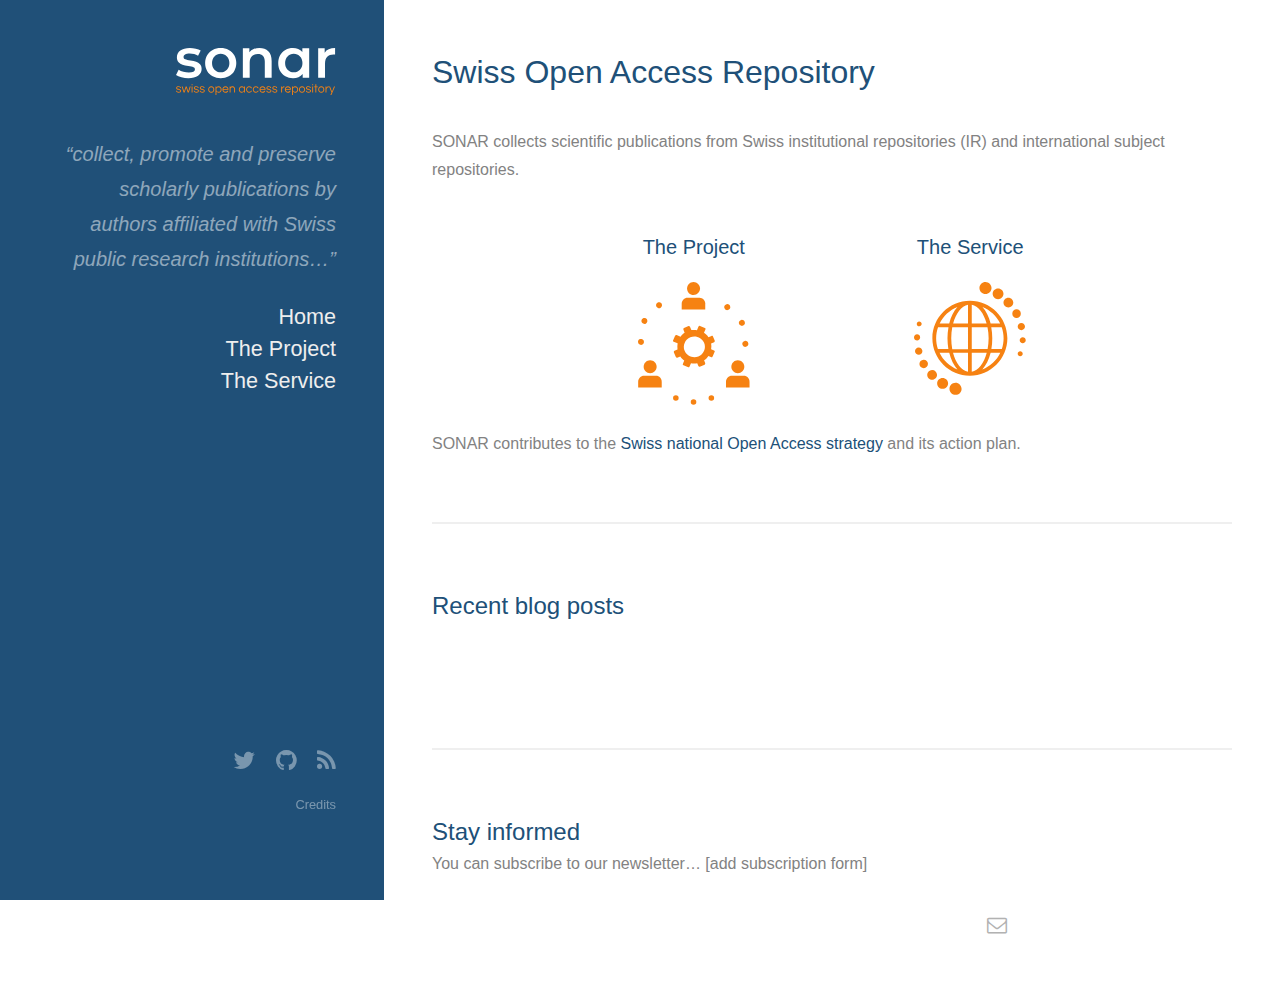
<file: index.html>
<!DOCTYPE HTML>

<!-- 
Strata by HTML5 UP
html5up.net | @n33co
Free for personal and commercial use under the CCA 3.0 license (html5up.net/license)
-->
<html>
	<head>
		<title>SONAR</title>
		<meta charset="utf-8" />
		<meta name="viewport" content="width=device-width, initial-scale=1" />
		<meta name="author" content="SONAR">
		<meta name="description" content="Swiss Open Access Repository">
		<meta http-equiv="content-language" content="en-us" />

		
		<meta name="og:site_name" content="SONAR">
		<meta name="og:title" content="SONAR">
		<meta name="og:url" content="/">
		
		<meta name="og:image" content="/images/sonar_logo_early.white_curves_web.svg">
		
		

		<meta name="generator" content="Hugo 0.51" />

		<!--[if lte IE 8]><script src='/js/ie/html5shiv.js'></script><![endif]-->
		<link rel="stylesheet" type="text/css" href="https://cdnjs.cloudflare.com/ajax/libs/font-awesome/4.7.0/css/font-awesome.min.css">
		<link rel="stylesheet" href="/css/main.css" />
		<!--[if lte IE 8]><link rel="stylesheet" href="//css/ie8.css"><![endif]-->

		
		<link href="/index.xml" rel="alternate" type="application/rss+xml" title="SONAR" />
		<link href="/index.xml" rel="feed" type="application/rss+xml" title="SONAR" />
		
		
	</head>

	<body id="top">
		<!-- Header -->
<header id="header">
	
	<a href="/" class="image avatar"><img src="/images/sonar_logo_early.white_curves_web.svg" alt="" /></a>
	
	
		<h1><em>&ldquo;collect, promote and preserve scholarly publications by authors affiliated with Swiss public research institutions&hellip;&rdquo;</em></h1>
	

	
		<nav id="sidebar">
			<ul>
			
				<li><a href="/">Home</a></li>
			
				<li><a href="/project/">The Project</a></li>
			
				<li><a href="/service/">The Service</a></li>
			
			</ul>
		</nav>
	
</header>


		<!-- Main -->
		<div id="main">
			
	
		<section>
	<header class="major">
		<h2>Swiss Open Access Repository</h2>
	</header>
	<p><p>SONAR collects scientific publications from Swiss institutional repositories (IR) and international subject repositories.</p>

<div class="homepage-promotion">
<a href="/project/">
<div class="homepage-promotion-link">
<h3>The Project</h3>
<img src="/images/noun_teamwork_1071941_modif.svg">
</div>
</a>
<a href="/service/">
<div class="homepage-promotion-link">
<h3>The Service</h3>
<img src="/images/noun_international_1670627_modif.svg">
</div>
</a>
</div>

<p>SONAR contributes to the <a href="https://www.swissuniversities.ch/fr/themes/politique-des-hautes-ecoles/open-access/">Swiss national Open Access strategy</a> and its action plan.</p>
</p>
</section>

	

	

	
		<section>
    
        <h2>Recent blog posts</h2>
    

	<div class="row">
        <br>
        <p>
        <ol class="recent-posts">
        
        </ol>
        </p>
	</div>
</section>

	

	
		
<section>
	
		<h2>Stay informed</h2>
		<p>You can subscribe to our newsletter&hellip; [add subscription form]</p>
	
	<div class="row" id="contact-form">
		
		<div class="8u 12u$(small)">&nbsp;</div>
		
		<div class="4u$ 12u$(small)">
			<ul class="labeled-icons">
				
				
				
				
				<li>
					<h3 class="icon fa-envelope-o"><span class="label"></span></h3>
					<a href="mailto:"></a>
				</li>
				
			</ul>
		</div>
	</div>
</section>

	

		</div>

		<!-- Footer -->
<footer id="footer">
	<ul class="icons">
		
		
		
		<li><a href="//twitter.com/sonardotch" target="_blank" class="icon fa-twitter"><span class="label">Twitter</span></a></li>
		
		
		<li><a href="//github.com/rero/sonar" target="_blank" class="icon fa-github"><span class="label">GitHub</span></a></li>
		
		
		
		
		
		
		
		<li><a href="/index.xml" class="icon fa-rss" type="application/rss+xml"><span class="label">RSS</span></a></li>
		
	</ul>

	<ul class="copyright">
		
		<li></li>
		
		<li></li>
		
		<li><a href="/credits/">Credits</a></li>
		
	</ul>
</footer>

<!-- Scripts -->
<script src="/js/jquery.min.js"></script>
<script src="/js/jquery.poptrox.min.js"></script>
<script src="/js/skel.min.js"></script>
<script src="/js/util.js"></script>

<script src="/js/main.js"></script>





	</body>
</html>
</file>
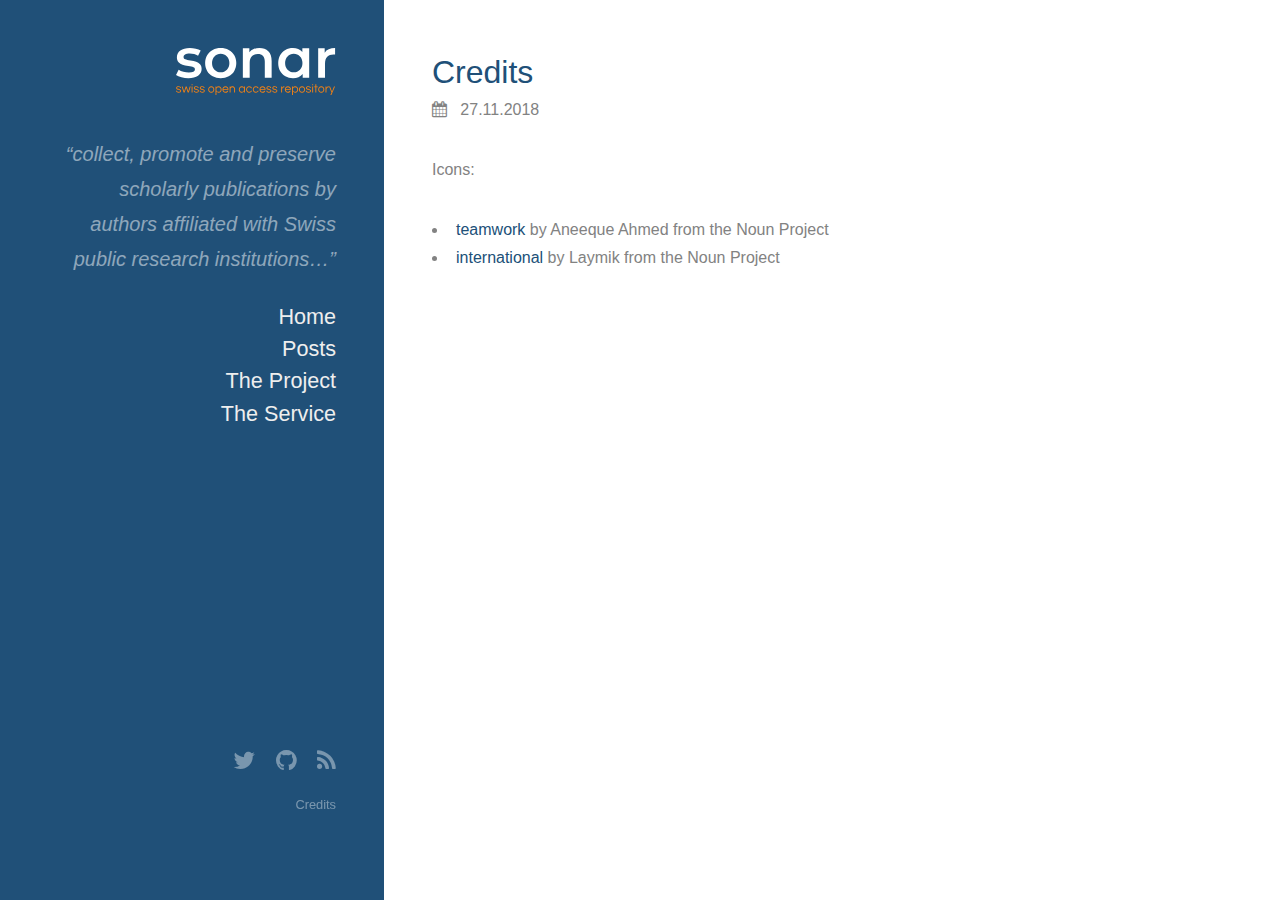
<file: credits/index.html>
<!DOCTYPE HTML>

<!-- 
Strata by HTML5 UP
html5up.net | @n33co
Free for personal and commercial use under the CCA 3.0 license (html5up.net/license)
-->
<html>
	<head>
		<title>Credits &middot; SONAR</title>
		<meta charset="utf-8" />
		<meta name="viewport" content="width=device-width, initial-scale=1" />
		<meta name="author" content="SONAR">
		<meta name="description" content="Swiss Open Access Repository">
		<meta http-equiv="content-language" content="en-us" />

		
		<meta name="og:site_name" content="SONAR">
		<meta name="og:title" content="Credits">
		<meta name="og:url" content="/credits/">
		
		<meta name="og:image" content="/images/sonar_logo_early.white_curves_web.svg">
		
		

		<meta name="generator" content="Hugo 0.51" />

		<!--[if lte IE 8]><script src='/js/ie/html5shiv.js'></script><![endif]-->
		<link rel="stylesheet" type="text/css" href="https://cdnjs.cloudflare.com/ajax/libs/font-awesome/4.7.0/css/font-awesome.min.css">
		<link rel="stylesheet" href="/css/main.css" />
		<!--[if lte IE 8]><link rel="stylesheet" href="//css/ie8.css"><![endif]-->

		
		
	</head>

	<body id="top">
		<!-- Header -->
<header id="header">
	
	<a href="/" class="image avatar"><img src="/images/sonar_logo_early.white_curves_web.svg" alt="" /></a>
	
	
		<h1><em>&ldquo;collect, promote and preserve scholarly publications by authors affiliated with Swiss public research institutions&hellip;&rdquo;</em></h1>
	

	
		<nav id="sidebar">
			<ul>
			
				<li><a href="/">Home</a></li>
			
				<li><a href="/post/">Posts</a></li>
			
				<li><a href="/project/">The Project</a></li>
			
				<li><a href="/service/">The Service</a></li>
			
			</ul>
		</nav>
	
</header>


		<!-- Main -->
		<div id="main">
			
	<span>
		<h1>Credits</h1>

		<i class="fa fa-calendar"></i>&nbsp;&nbsp;
<time datetime="2018-11-27 10:40:53 &#43;0100 CET">27.11.2018</time>&nbsp;&nbsp;







	</span>

	<p>
	    <p>Icons:</p>

<ul>
<li><a href="https://thenounproject.com/icon/1071941/">teamwork</a> by Aneeque Ahmed from the Noun Project</li>
<li><a href="https://thenounproject.com/icon/1670627/">international</a> by Laymik from the Noun Project</li>
</ul>

	</p>

	

		</div>

		<!-- Footer -->
<footer id="footer">
	<ul class="icons">
		
		
		
		<li><a href="//twitter.com/sonardotch" target="_blank" class="icon fa-twitter"><span class="label">Twitter</span></a></li>
		
		
		<li><a href="//github.com/rero/sonar" target="_blank" class="icon fa-github"><span class="label">GitHub</span></a></li>
		
		
		
		
		
		
		
		<li><a href="/index.xml" class="icon fa-rss" type="application/rss+xml"><span class="label">RSS</span></a></li>
		
	</ul>

	<ul class="copyright">
		
		<li></li>
		
		<li></li>
		
		<li><a href="/credits/">Credits</a></li>
		
	</ul>
</footer>

<!-- Scripts -->
<script src="/js/jquery.min.js"></script>
<script src="/js/jquery.poptrox.min.js"></script>
<script src="/js/skel.min.js"></script>
<script src="/js/util.js"></script>

<script src="/js/main.js"></script>





	</body>
</html>
</file>
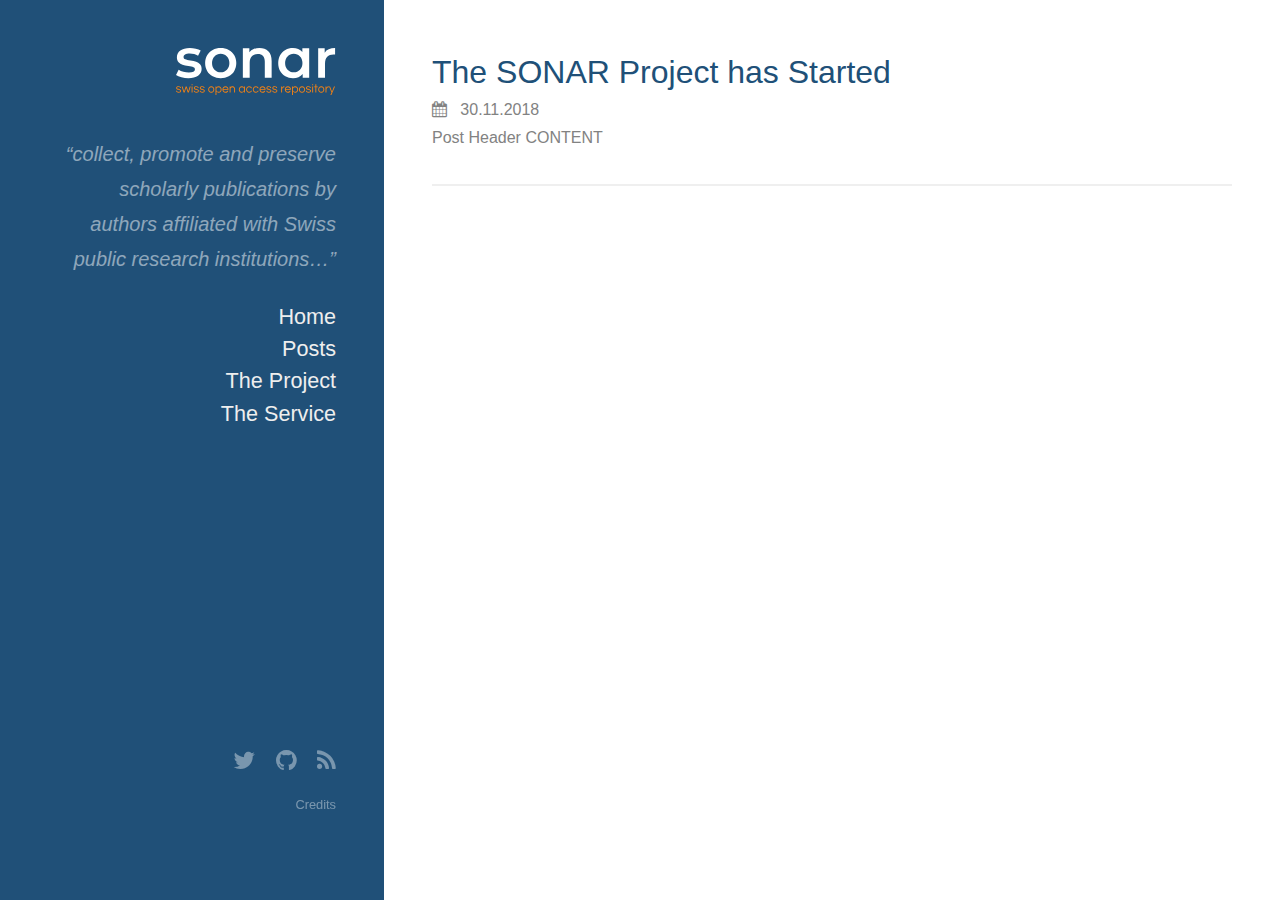
<file: post/index.html>
<!DOCTYPE HTML>

<!-- 
Strata by HTML5 UP
html5up.net | @n33co
Free for personal and commercial use under the CCA 3.0 license (html5up.net/license)
-->
<html>
	<head>
		<title>Posts &middot; SONAR</title>
		<meta charset="utf-8" />
		<meta name="viewport" content="width=device-width, initial-scale=1" />
		<meta name="author" content="SONAR">
		<meta name="description" content="Swiss Open Access Repository">
		<meta http-equiv="content-language" content="en-us" />

		
		<meta name="og:site_name" content="SONAR">
		<meta name="og:title" content="Posts">
		<meta name="og:url" content="/post/">
		
		<meta name="og:image" content="/images/sonar_logo_early.white_curves_web.svg">
		
		

		<meta name="generator" content="Hugo 0.51" />

		<!--[if lte IE 8]><script src='/js/ie/html5shiv.js'></script><![endif]-->
		<link rel="stylesheet" type="text/css" href="https://cdnjs.cloudflare.com/ajax/libs/font-awesome/4.7.0/css/font-awesome.min.css">
		<link rel="stylesheet" href="/css/main.css" />
		<!--[if lte IE 8]><link rel="stylesheet" href="//css/ie8.css"><![endif]-->

		
		<link href="/post/index.xml" rel="alternate" type="application/rss+xml" title="SONAR" />
		<link href="/post/index.xml" rel="feed" type="application/rss+xml" title="SONAR" />
		
		
	</head>

	<body id="top">
		<!-- Header -->
<header id="header">
	
	<a href="/" class="image avatar"><img src="/images/sonar_logo_early.white_curves_web.svg" alt="" /></a>
	
	
		<h1><em>&ldquo;collect, promote and preserve scholarly publications by authors affiliated with Swiss public research institutions&hellip;&rdquo;</em></h1>
	

	
		<nav id="sidebar">
			<ul>
			
				<li><a href="/">Home</a></li>
			
				<li><a href="/post/">Posts</a></li>
			
				<li><a href="/project/">The Project</a></li>
			
				<li><a href="/service/">The Service</a></li>
			
			</ul>
		</nav>
	
</header>


		<!-- Main -->
		<div id="main">
			
    

    
    
        <span>
    <h1>
        <a href="/post/the-sonar-project-has-started/">The SONAR Project has Started</a>
    </h1>

    <i class="fa fa-calendar"></i>&nbsp;&nbsp;
<time datetime="2018-11-30 13:30:54 &#43;0100 CET">30.11.2018</time>&nbsp;&nbsp;






   
   


</span>

<p>Post Header CONTENT</p>
<hr>

    

    


		</div>

		<!-- Footer -->
<footer id="footer">
	<ul class="icons">
		
		
		
		<li><a href="//twitter.com/sonardotch" target="_blank" class="icon fa-twitter"><span class="label">Twitter</span></a></li>
		
		
		<li><a href="//github.com/rero/sonar" target="_blank" class="icon fa-github"><span class="label">GitHub</span></a></li>
		
		
		
		
		
		
		
		<li><a href="/post/index.xml" class="icon fa-rss" type="application/rss+xml"><span class="label">RSS</span></a></li>
		
	</ul>

	<ul class="copyright">
		
		<li></li>
		
		<li></li>
		
		<li><a href="/credits/">Credits</a></li>
		
	</ul>
</footer>

<!-- Scripts -->
<script src="/js/jquery.min.js"></script>
<script src="/js/jquery.poptrox.min.js"></script>
<script src="/js/skel.min.js"></script>
<script src="/js/util.js"></script>

<script src="/js/main.js"></script>





	</body>
</html>
</file>
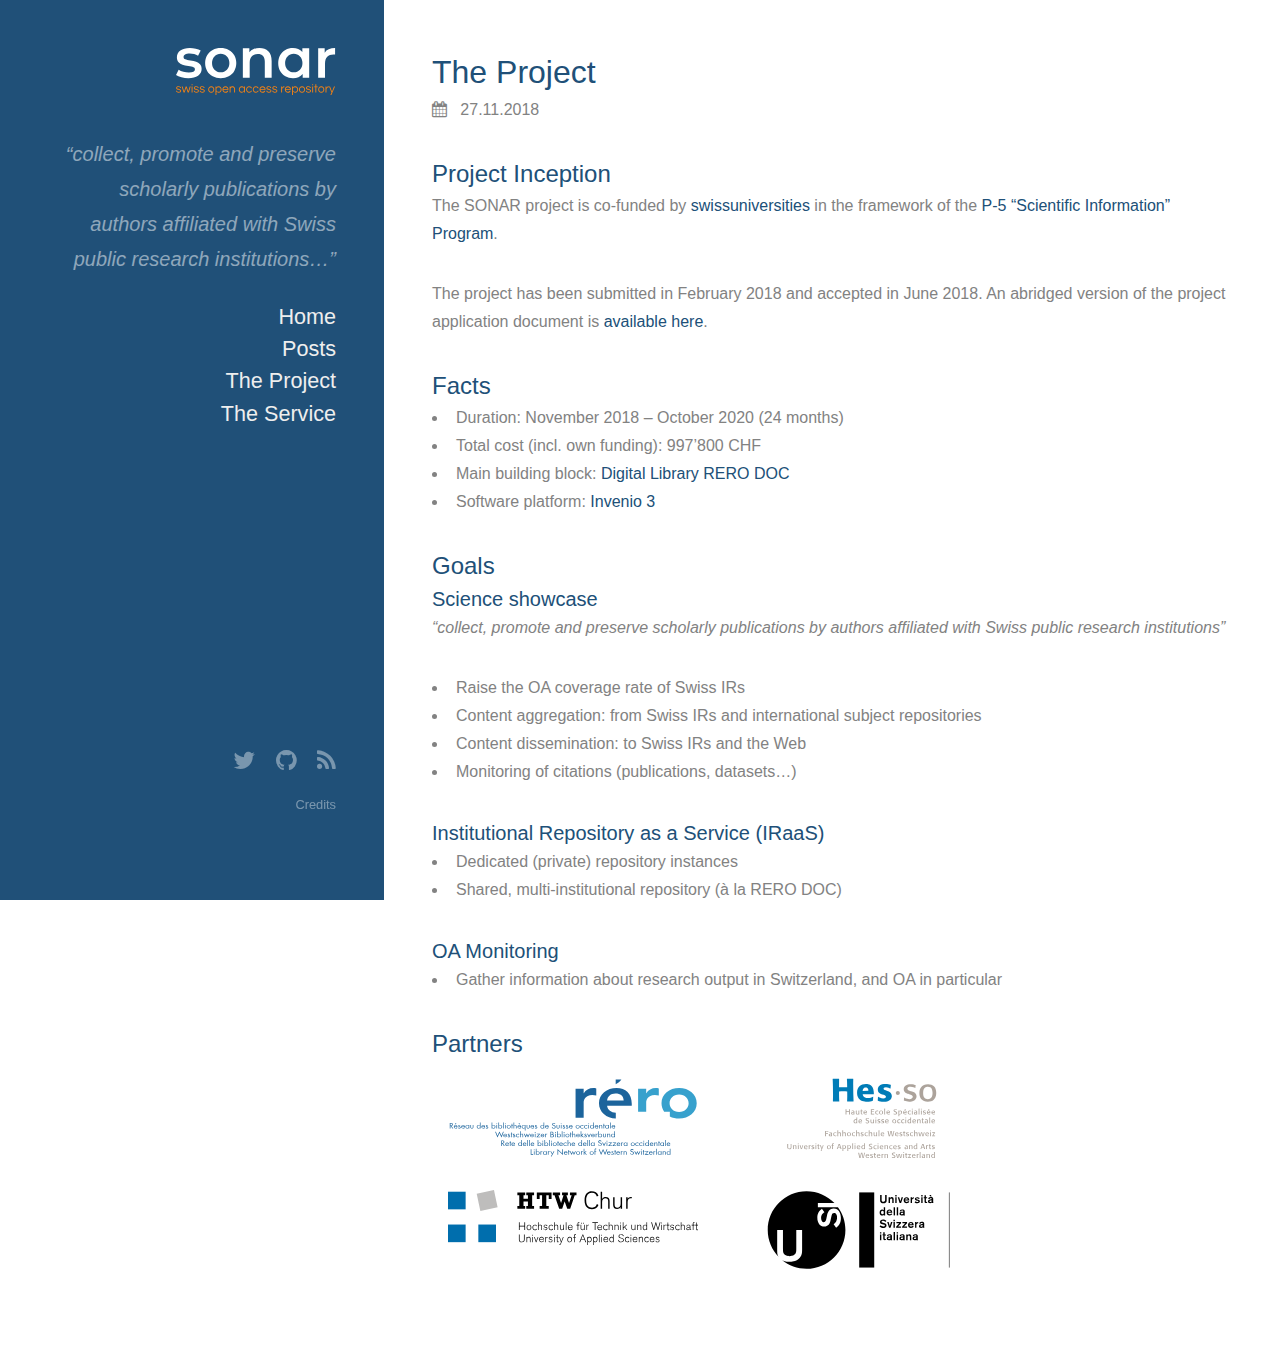
<file: project/index.html>
<!DOCTYPE HTML>

<!-- 
Strata by HTML5 UP
html5up.net | @n33co
Free for personal and commercial use under the CCA 3.0 license (html5up.net/license)
-->
<html>
	<head>
		<title>The Project &middot; SONAR</title>
		<meta charset="utf-8" />
		<meta name="viewport" content="width=device-width, initial-scale=1" />
		<meta name="author" content="SONAR">
		<meta name="description" content="Swiss Open Access Repository">
		<meta http-equiv="content-language" content="en-us" />

		
		<meta name="og:site_name" content="SONAR">
		<meta name="og:title" content="The Project">
		<meta name="og:url" content="/project/">
		
		<meta name="og:image" content="/images/sonar_logo_early.white_curves_web.svg">
		
		

		<meta name="generator" content="Hugo 0.51" />

		<!--[if lte IE 8]><script src='/js/ie/html5shiv.js'></script><![endif]-->
		<link rel="stylesheet" type="text/css" href="https://cdnjs.cloudflare.com/ajax/libs/font-awesome/4.7.0/css/font-awesome.min.css">
		<link rel="stylesheet" href="/css/main.css" />
		<!--[if lte IE 8]><link rel="stylesheet" href="//css/ie8.css"><![endif]-->

		
		
	</head>

	<body id="top">
		<!-- Header -->
<header id="header">
	
	<a href="/" class="image avatar"><img src="/images/sonar_logo_early.white_curves_web.svg" alt="" /></a>
	
	
		<h1><em>&ldquo;collect, promote and preserve scholarly publications by authors affiliated with Swiss public research institutions&hellip;&rdquo;</em></h1>
	

	
		<nav id="sidebar">
			<ul>
			
				<li><a href="/">Home</a></li>
			
				<li><a href="/post/">Posts</a></li>
			
				<li><a href="/project/">The Project</a></li>
			
				<li><a href="/service/">The Service</a></li>
			
			</ul>
		</nav>
	
</header>


		<!-- Main -->
		<div id="main">
			
	<span>
		<h1>The Project</h1>

		<i class="fa fa-calendar"></i>&nbsp;&nbsp;
<time datetime="2018-11-27 10:40:53 &#43;0100 CET">27.11.2018</time>&nbsp;&nbsp;







	</span>

	<p>
	    

<h2 id="project-inception">Project Inception</h2>

<p>The SONAR project is co-funded by <a href="https://www.swissuniversities.ch">swissuniversities</a> in the framework of the <a href="https://www.swissuniversities.ch/en/organisation/projects-and-programmes/p-5/">P-5 &ldquo;Scientific Information&rdquo; Program</a>.</p>

<p>The project has been submitted in February 2018 and accepted in June 2018. An abridged version of the project application document is <a href="/documents/SONAR_project_application_20180218_short.pdf">available here</a>.</p>

<h2 id="facts">Facts</h2>

<ul>
<li>Duration: November 2018 – October 2020 (24 months)</li>
<li>Total cost (incl. own funding): 997&rsquo;800 CHF</li>
<li>Main building block: <a href="https://doc.rero.ch/">Digital Library RERO DOC</a></li>
<li>Software platform: <a href="https://invenio-software.org">Invenio 3</a></li>
</ul>

<h2 id="goals">Goals</h2>

<h3 id="science-showcase">Science showcase</h3>

<p><em>“collect, promote and preserve scholarly publications by authors affiliated with Swiss public research institutions”</em></p>

<ul>
<li>Raise the OA coverage rate of Swiss IRs</li>
<li>Content aggregation: from Swiss IRs and international subject repositories</li>
<li>Content dissemination: to Swiss IRs and the Web</li>
<li>Monitoring of citations (publications, datasets&hellip;)</li>
</ul>

<h3 id="institutional-repository-as-a-service-iraas">Institutional Repository as a Service (IRaaS)</h3>

<ul>
<li>Dedicated (private) repository instances</li>
<li>Shared, multi-institutional repository (à la RERO DOC)</li>
</ul>

<h3 id="oa-monitoring">OA Monitoring</h3>

<ul>
<li>Gather information about research output in Switzerland, and OA in particular</li>
</ul>

<h2 id="partners">Partners</h2>

<div class="project-partners">
<a href="https://www.rero.ch/"><img src="/images/partners/logo_rero.svg"></a>
<a href="https://www.hes-so.ch/"><img src="/images/partners/logo-hes-so-couleur-quadri-1133.svg"></a>
<a href="https://www.htwchur.ch/"><img src="/images/partners/HTW_Chur_Logo.svg"></a>
<a href="https://usi.ch/"><img src="/images/partners/press-logo-statico-usi-orizzontale-web.svg"></a>
</div>

	</p>

	

		</div>

		<!-- Footer -->
<footer id="footer">
	<ul class="icons">
		
		
		
		<li><a href="//twitter.com/sonardotch" target="_blank" class="icon fa-twitter"><span class="label">Twitter</span></a></li>
		
		
		<li><a href="//github.com/rero/sonar" target="_blank" class="icon fa-github"><span class="label">GitHub</span></a></li>
		
		
		
		
		
		
		
		<li><a href="/index.xml" class="icon fa-rss" type="application/rss+xml"><span class="label">RSS</span></a></li>
		
	</ul>

	<ul class="copyright">
		
		<li></li>
		
		<li></li>
		
		<li><a href="/credits/">Credits</a></li>
		
	</ul>
</footer>

<!-- Scripts -->
<script src="/js/jquery.min.js"></script>
<script src="/js/jquery.poptrox.min.js"></script>
<script src="/js/skel.min.js"></script>
<script src="/js/util.js"></script>

<script src="/js/main.js"></script>





	</body>
</html>
</file>
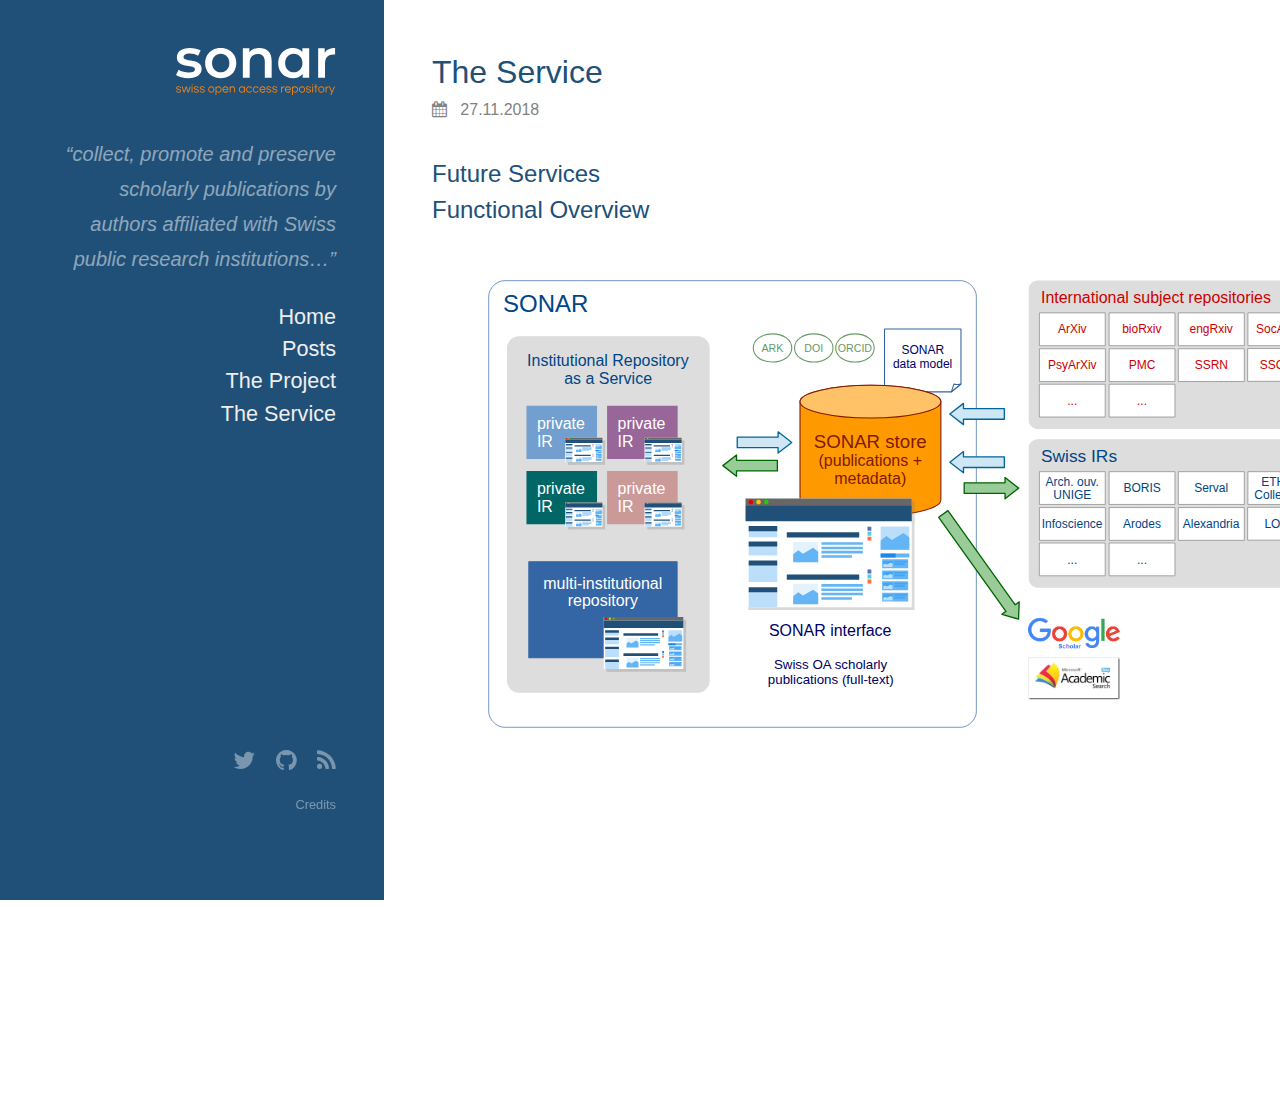
<file: service/index.html>
<!DOCTYPE HTML>

<!-- 
Strata by HTML5 UP
html5up.net | @n33co
Free for personal and commercial use under the CCA 3.0 license (html5up.net/license)
-->
<html>
	<head>
		<title>The Service &middot; SONAR</title>
		<meta charset="utf-8" />
		<meta name="viewport" content="width=device-width, initial-scale=1" />
		<meta name="author" content="SONAR">
		<meta name="description" content="Swiss Open Access Repository">
		<meta http-equiv="content-language" content="en-us" />

		
		<meta name="og:site_name" content="SONAR">
		<meta name="og:title" content="The Service">
		<meta name="og:url" content="/service/">
		
		<meta name="og:image" content="/images/sonar_logo_early.white_curves_web.svg">
		
		

		<meta name="generator" content="Hugo 0.51" />

		<!--[if lte IE 8]><script src='/js/ie/html5shiv.js'></script><![endif]-->
		<link rel="stylesheet" type="text/css" href="https://cdnjs.cloudflare.com/ajax/libs/font-awesome/4.7.0/css/font-awesome.min.css">
		<link rel="stylesheet" href="/css/main.css" />
		<!--[if lte IE 8]><link rel="stylesheet" href="//css/ie8.css"><![endif]-->

		
		
	</head>

	<body id="top">
		<!-- Header -->
<header id="header">
	
	<a href="/" class="image avatar"><img src="/images/sonar_logo_early.white_curves_web.svg" alt="" /></a>
	
	
		<h1><em>&ldquo;collect, promote and preserve scholarly publications by authors affiliated with Swiss public research institutions&hellip;&rdquo;</em></h1>
	

	
		<nav id="sidebar">
			<ul>
			
				<li><a href="/">Home</a></li>
			
				<li><a href="/post/">Posts</a></li>
			
				<li><a href="/project/">The Project</a></li>
			
				<li><a href="/service/">The Service</a></li>
			
			</ul>
		</nav>
	
</header>


		<!-- Main -->
		<div id="main">
			
	<span>
		<h1>The Service</h1>

		<i class="fa fa-calendar"></i>&nbsp;&nbsp;
<time datetime="2018-11-27 10:40:53 &#43;0100 CET">27.11.2018</time>&nbsp;&nbsp;







	</span>

	<p>
	    

<h2 id="future-services">Future Services</h2>

<h2 id="functional-overview">Functional Overview</h2>

<p><img src="/documents/sonar-schema_20181022.svg" alt="SONAR schema" /></p>

	</p>

	

		</div>

		<!-- Footer -->
<footer id="footer">
	<ul class="icons">
		
		
		
		<li><a href="//twitter.com/sonardotch" target="_blank" class="icon fa-twitter"><span class="label">Twitter</span></a></li>
		
		
		<li><a href="//github.com/rero/sonar" target="_blank" class="icon fa-github"><span class="label">GitHub</span></a></li>
		
		
		
		
		
		
		
		<li><a href="/index.xml" class="icon fa-rss" type="application/rss+xml"><span class="label">RSS</span></a></li>
		
	</ul>

	<ul class="copyright">
		
		<li></li>
		
		<li></li>
		
		<li><a href="/credits/">Credits</a></li>
		
	</ul>
</footer>

<!-- Scripts -->
<script src="/js/jquery.min.js"></script>
<script src="/js/jquery.poptrox.min.js"></script>
<script src="/js/skel.min.js"></script>
<script src="/js/util.js"></script>

<script src="/js/main.js"></script>





	</body>
</html>
</file>
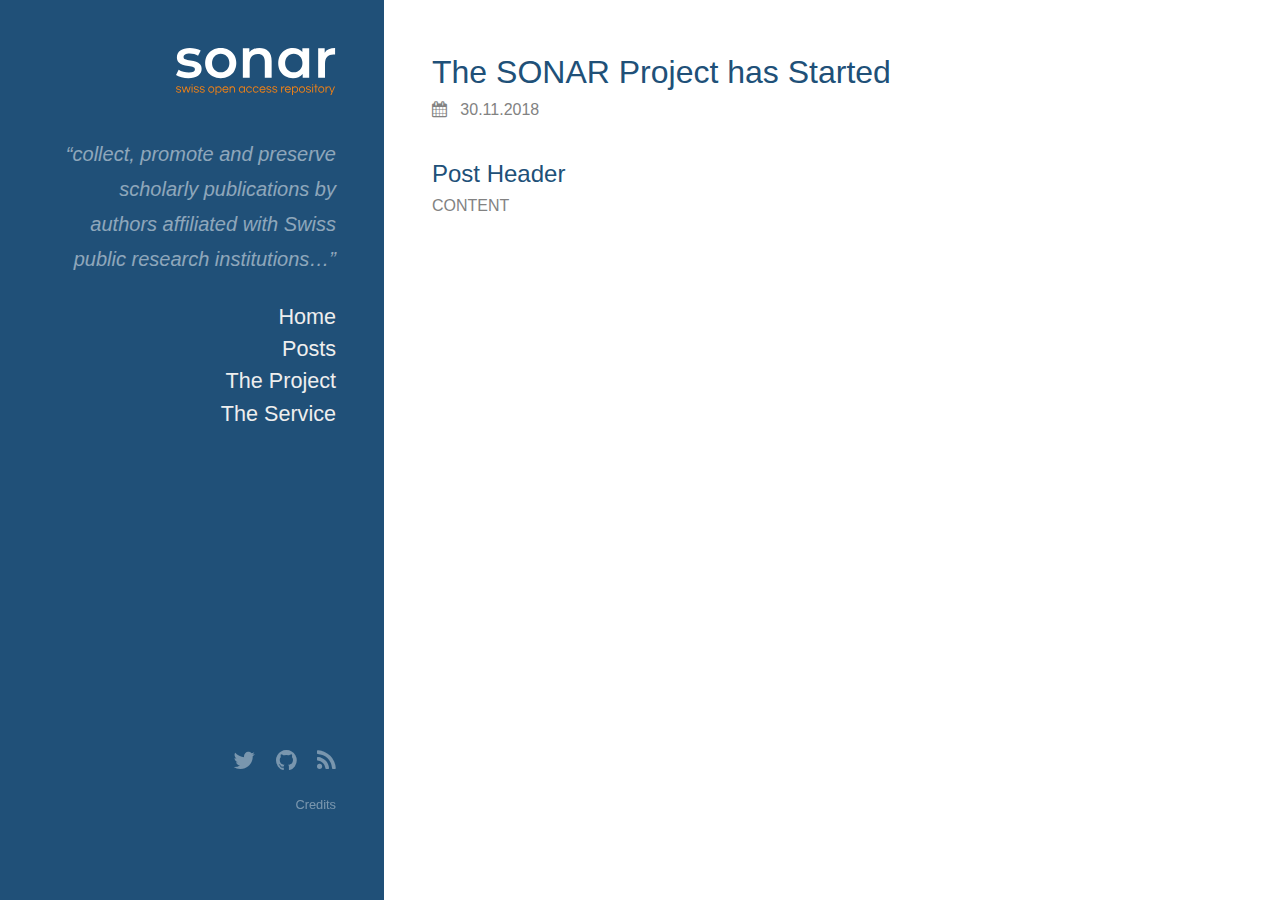
<file: post/the-sonar-project-has-started/index.html>
<!DOCTYPE HTML>

<!-- 
Strata by HTML5 UP
html5up.net | @n33co
Free for personal and commercial use under the CCA 3.0 license (html5up.net/license)
-->
<html>
	<head>
		<title>The SONAR Project has Started &middot; SONAR</title>
		<meta charset="utf-8" />
		<meta name="viewport" content="width=device-width, initial-scale=1" />
		<meta name="author" content="SONAR">
		<meta name="description" content="Swiss Open Access Repository">
		<meta http-equiv="content-language" content="en-us" />

		
		<meta name="og:site_name" content="SONAR">
		<meta name="og:title" content="The SONAR Project has Started">
		<meta name="og:url" content="/post/the-sonar-project-has-started/">
		
		<meta name="og:image" content="/images/sonar_logo_early.white_curves_web.svg">
		
		

		<meta name="generator" content="Hugo 0.51" />

		<!--[if lte IE 8]><script src='/js/ie/html5shiv.js'></script><![endif]-->
		<link rel="stylesheet" type="text/css" href="https://cdnjs.cloudflare.com/ajax/libs/font-awesome/4.7.0/css/font-awesome.min.css">
		<link rel="stylesheet" href="/css/main.css" />
		<!--[if lte IE 8]><link rel="stylesheet" href="//css/ie8.css"><![endif]-->

		
		
	</head>

	<body id="top">
		<!-- Header -->
<header id="header">
	
	<a href="/" class="image avatar"><img src="/images/sonar_logo_early.white_curves_web.svg" alt="" /></a>
	
	
		<h1><em>&ldquo;collect, promote and preserve scholarly publications by authors affiliated with Swiss public research institutions&hellip;&rdquo;</em></h1>
	

	
		<nav id="sidebar">
			<ul>
			
				<li><a href="/">Home</a></li>
			
				<li><a href="/post/">Posts</a></li>
			
				<li><a href="/project/">The Project</a></li>
			
				<li><a href="/service/">The Service</a></li>
			
			</ul>
		</nav>
	
</header>


		<!-- Main -->
		<div id="main">
			
	<span>
		<h1>The SONAR Project has Started</h1>

		<i class="fa fa-calendar"></i>&nbsp;&nbsp;
<time datetime="2018-11-30 13:30:54 &#43;0100 CET">30.11.2018</time>&nbsp;&nbsp;






   
   


	</span>

	<p>
	    

<h2 id="post-header">Post Header</h2>

<p>CONTENT</p>

	</p>

	

		</div>

		<!-- Footer -->
<footer id="footer">
	<ul class="icons">
		
		
		
		<li><a href="//twitter.com/sonardotch" target="_blank" class="icon fa-twitter"><span class="label">Twitter</span></a></li>
		
		
		<li><a href="//github.com/rero/sonar" target="_blank" class="icon fa-github"><span class="label">GitHub</span></a></li>
		
		
		
		
		
		
		
		<li><a href="/index.xml" class="icon fa-rss" type="application/rss+xml"><span class="label">RSS</span></a></li>
		
	</ul>

	<ul class="copyright">
		
		<li></li>
		
		<li></li>
		
		<li><a href="/credits/">Credits</a></li>
		
	</ul>
</footer>

<!-- Scripts -->
<script src="/js/jquery.min.js"></script>
<script src="/js/jquery.poptrox.min.js"></script>
<script src="/js/skel.min.js"></script>
<script src="/js/util.js"></script>

<script src="/js/main.js"></script>





	</body>
</html>
</file>
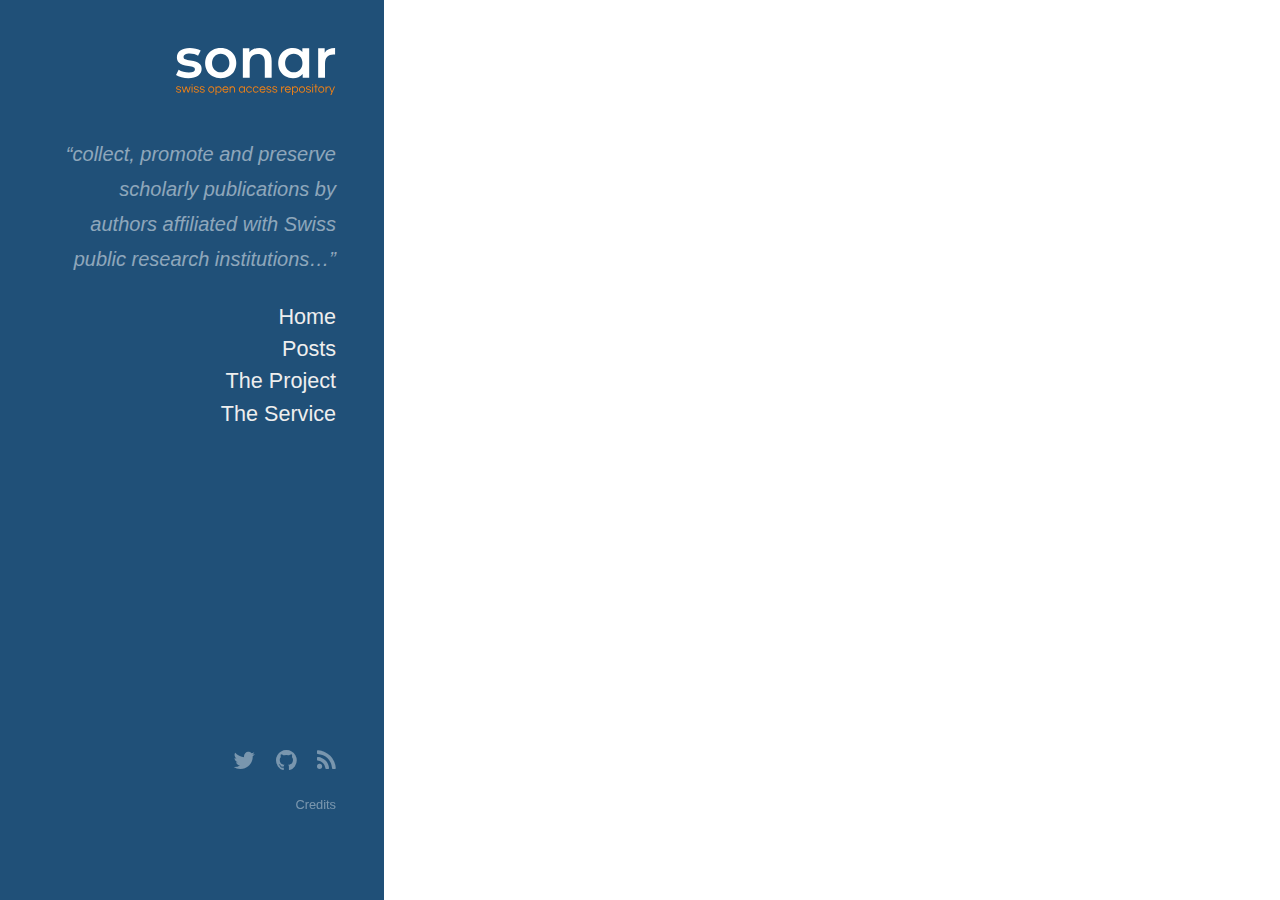
<file: categories/page/1/index.html>
<!DOCTYPE html><html><head><title>/categories/</title><link rel="canonical" href="/categories/"/><meta name="robots" content="noindex"><meta charset="utf-8" /><meta http-equiv="refresh" content="0; url=/categories/" /></head></html>
</file>
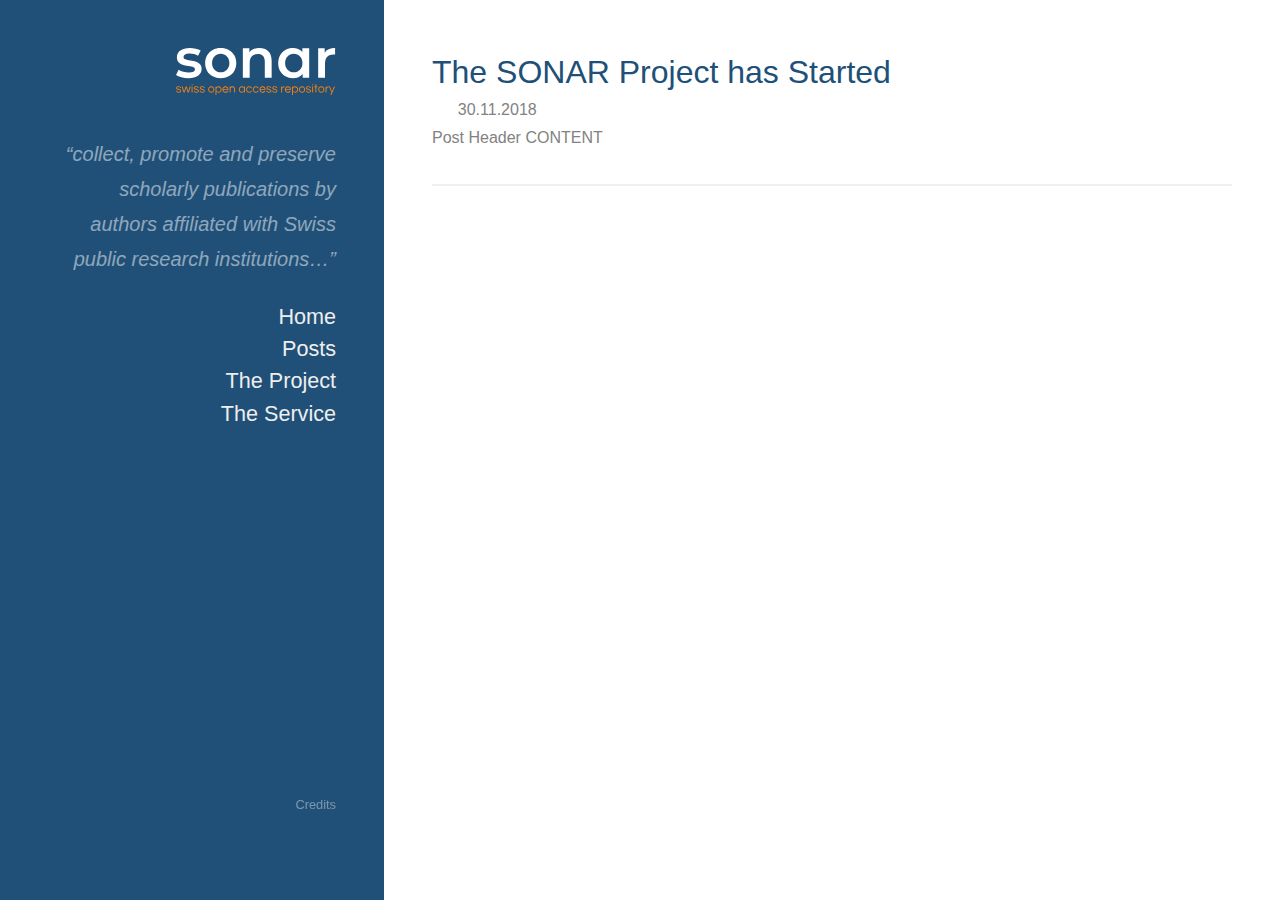
<file: post/page/1/index.html>
<!DOCTYPE html><html><head><title>/post/</title><link rel="canonical" href="/post/"/><meta name="robots" content="noindex"><meta charset="utf-8" /><meta http-equiv="refresh" content="0; url=/post/" /></head></html>
</file>
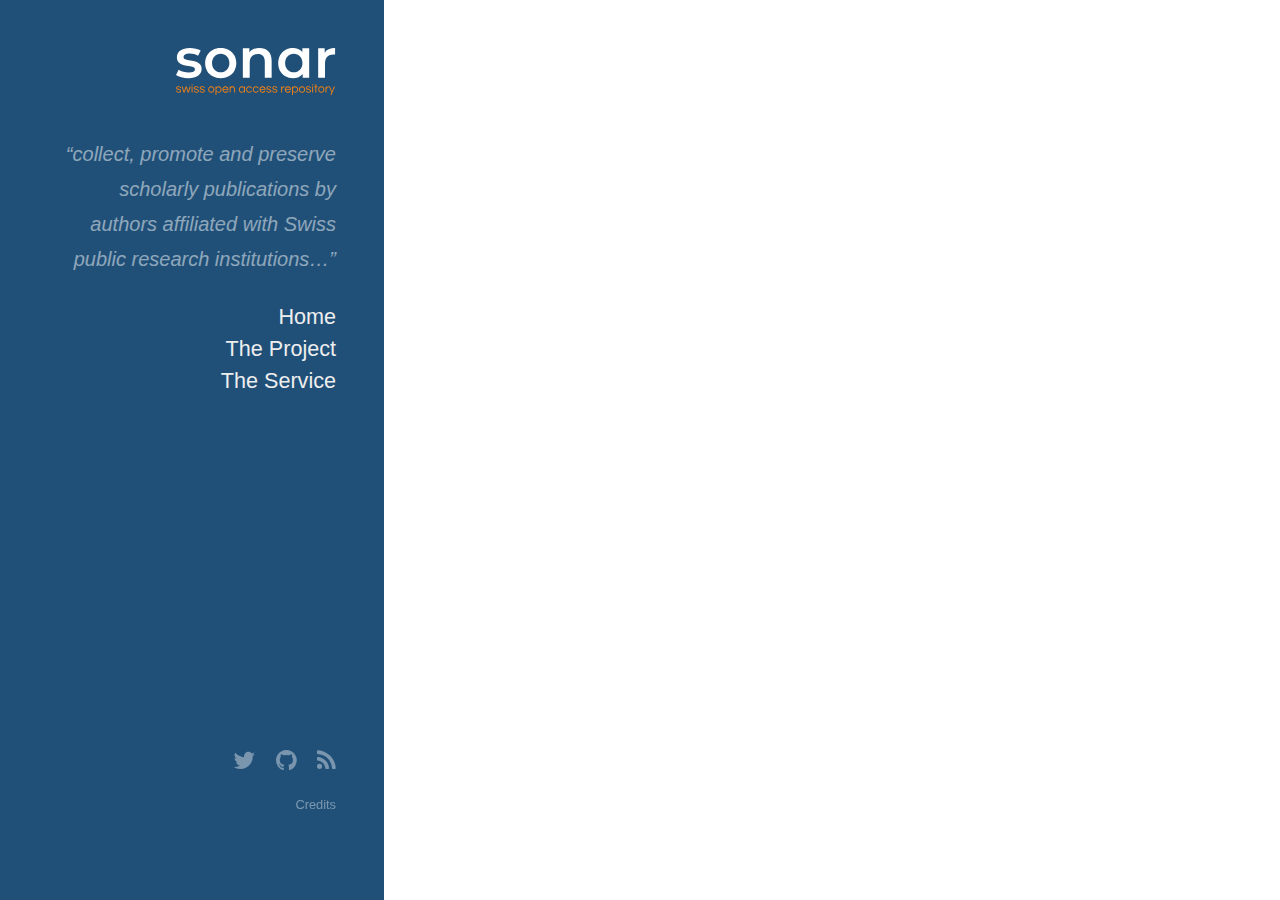
<file: tags/page/1/index.html>
<!DOCTYPE html><html><head><title>/tags/</title><link rel="canonical" href="/tags/"/><meta name="robots" content="noindex"><meta charset="utf-8" /><meta http-equiv="refresh" content="0; url=/tags/" /></head></html>
</file>
<file: css/main.css>
/*@import url("//fonts.googleapis.com/css?family=Source+Sans+Pro:400,400italic");
*/
/*
	Strata by HTML5 UP
	html5up.net | @n33co
	Free for personal and commercial use under the CCA 3.0 license (html5up.net/license)
*/

/* Reset */

	html, body, div, span, applet, object, iframe, h1, h2, h3, h4, h5, h6, p, blockquote, pre, a, abbr, acronym, address, big, cite, code, del, dfn, em, img, ins, kbd, q, s, samp, small, strike, strong, sub, sup, tt, var, b, u, i, center, dl, dt, dd, ol, ul, li, fieldset, form, label, legend, table, caption, tbody, tfoot, thead, tr, th, td, article, aside, canvas, details, embed, figure, figcaption, footer, header, hgroup, menu, nav, output, ruby, section, summary, time, mark, audio, video {
		margin: 0;
		padding: 0;
		border: 0;
		font-size: 100%;
		font: inherit;
		vertical-align: baseline;
	}

	article, aside, details, figcaption, figure, footer, header, hgroup, menu, nav, section {
		display: block;
	}

	body {
		line-height: 1;
	}

	ol, ul {
		list-style: none;
	}

	blockquote, q {
		quotes: none;
	}

	blockquote:before, blockquote:after, q:before, q:after {
		content: '';
		content: none;
	}

	table {
		border-collapse: collapse;
		border-spacing: 0;
	}

	body {
		-webkit-text-size-adjust: none;
	}

/* Box Model */

	*, *:before, *:after {
		-moz-box-sizing: border-box;
		-webkit-box-sizing: border-box;
		box-sizing: border-box;
	}

/* Containers */

	.container {
		margin-left: auto;
		margin-right: auto;
	}

	.container.\31 25\25 {
		width: 100%;
		max-width: 1200px;
		min-width: 960px;
	}

	.container.\37 5\25 {
		width: 720px;
	}

	.container.\35 0\25 {
		width: 480px;
	}

	.container.\32 5\25 {
		width: 240px;
	}

	.container {
		width: 960px;
	}

	@media screen and (max-width: 1800px) {

		.container.\31 25\25 {
			width: 100%;
			max-width: 1200px;
			min-width: 960px;
		}

		.container.\37 5\25 {
			width: 720px;
		}

		.container.\35 0\25 {
			width: 480px;
		}

		.container.\32 5\25 {
			width: 240px;
		}

		.container {
			width: 960px;
		}

	}

	@media screen and (max-width: 1280px) {

		.container.\31 25\25 {
			width: 100%;
			max-width: 1200px;
			min-width: 960px;
		}

		.container.\37 5\25 {
			width: 720px;
		}

		.container.\35 0\25 {
			width: 480px;
		}

		.container.\32 5\25 {
			width: 240px;
		}

		.container {
			width: 960px;
		}

	}

	@media screen and (max-width: 980px) {

		.container.\31 25\25 {
			width: 100%;
			max-width: 1200px;
			min-width: 960px;
		}

		.container.\37 5\25 {
			width: 720px;
		}

		.container.\35 0\25 {
			width: 480px;
		}

		.container.\32 5\25 {
			width: 240px;
		}

		.container {
			width: 960px;
		}

	}

	@media screen and (max-width: 736px) {

		.container.\31 25\25 {
			width: 100%;
			max-width: 1200px;
			min-width: 960px;
		}

		.container.\37 5\25 {
			width: 720px;
		}

		.container.\35 0\25 {
			width: 480px;
		}

		.container.\32 5\25 {
			width: 240px;
		}

		.container {
			width: 960px;
		}

	}

	@media screen and (max-width: 480px) {

		.container.\31 25\25 {
			width: 100%;
			max-width: 1200px;
			min-width: 960px;
		}

		.container.\37 5\25 {
			width: 720px;
		}

		.container.\35 0\25 {
			width: 480px;
		}

		.container.\32 5\25 {
			width: 240px;
		}

		.container {
			width: 960px;
		}

	}

/* Grid */

	.row {
		border-bottom: solid 1px transparent;
		-moz-box-sizing: border-box;
		-webkit-box-sizing: border-box;
		box-sizing: border-box;
	}

	.row > * {
		float: left;
		-moz-box-sizing: border-box;
		-webkit-box-sizing: border-box;
		box-sizing: border-box;
	}

	.row:after, .row:before {
		content: '';
		display: block;
		clear: both;
		height: 0;
	}

	.row.uniform > * > :first-child {
		margin-top: 0;
	}

	.row.uniform > * > :last-child {
		margin-bottom: 0;
	}

	.row.\30 \25 > * {
		padding: 0 0 0 0em;
	}

	.row.\30 \25 {
		margin: 0 0 -1px 0em;
	}

	.row.uniform.\30 \25 > * {
		padding: 0em 0 0 0em;
	}

	.row.uniform.\30 \25 {
		margin: 0em 0 -1px 0em;
	}

	.row > * {
		padding: 0 0 0 2.5em;
	}

	.row {
		margin: 0 0 -1px -2.5em;
	}

	.row.uniform > * {
		padding: 2.5em 0 0 2.5em;
	}

	.row.uniform {
		margin: -2.5em 0 -1px -2.5em;
	}

	.row.\32 00\25 > * {
		padding: 0 0 0 5em;
	}

	.row.\32 00\25 {
		margin: 0 0 -1px -5em;
	}

	.row.uniform.\32 00\25 > * {
		padding: 5em 0 0 5em;
	}

	.row.uniform.\32 00\25 {
		margin: -5em 0 -1px -5em;
	}

	.row.\31 50\25 > * {
		padding: 0 0 0 3.75em;
	}

	.row.\31 50\25 {
		margin: 0 0 -1px -3.75em;
	}

	.row.uniform.\31 50\25 > * {
		padding: 3.75em 0 0 3.75em;
	}

	.row.uniform.\31 50\25 {
		margin: -3.75em 0 -1px -3.75em;
	}

	.row.\35 0\25 > * {
		padding: 0 0 0 1.25em;
	}

	.row.\35 0\25 {
		margin: 0 0 -1px -1.25em;
	}

	.row.uniform.\35 0\25 > * {
		padding: 1.25em 0 0 1.25em;
	}

	.row.uniform.\35 0\25 {
		margin: -1.25em 0 -1px -1.25em;
	}

	.row.\32 5\25 > * {
		padding: 0 0 0 0.625em;
	}

	.row.\32 5\25 {
		margin: 0 0 -1px -0.625em;
	}

	.row.uniform.\32 5\25 > * {
		padding: 0.625em 0 0 0.625em;
	}

	.row.uniform.\32 5\25 {
		margin: -0.625em 0 -1px -0.625em;
	}

	.\31 2u, .\31 2u\24 {
		width: 100%;
		clear: none;
		margin-left: 0;
	}

	.\31 1u, .\31 1u\24 {
		width: 91.6666666667%;
		clear: none;
		margin-left: 0;
	}

	.\31 0u, .\31 0u\24 {
		width: 83.3333333333%;
		clear: none;
		margin-left: 0;
	}

	.\39 u, .\39 u\24 {
		width: 75%;
		clear: none;
		margin-left: 0;
	}

	.\38 u, .\38 u\24 {
		width: 66.6666666667%;
		clear: none;
		margin-left: 0;
	}

	.\37 u, .\37 u\24 {
		width: 58.3333333333%;
		clear: none;
		margin-left: 0;
	}

	.\36 u, .\36 u\24 {
		width: 50%;
		clear: none;
		margin-left: 0;
	}

	.\35 u, .\35 u\24 {
		width: 41.6666666667%;
		clear: none;
		margin-left: 0;
	}

	.\34 u, .\34 u\24 {
		width: 33.3333333333%;
		clear: none;
		margin-left: 0;
	}

	.\33 u, .\33 u\24 {
		width: 25%;
		clear: none;
		margin-left: 0;
	}

	.\32 u, .\32 u\24 {
		width: 16.6666666667%;
		clear: none;
		margin-left: 0;
	}

	.\31 u, .\31 u\24 {
		width: 8.3333333333%;
		clear: none;
		margin-left: 0;
	}

	.\31 2u\24 + *,
	.\31 1u\24 + *,
	.\31 0u\24 + *,
	.\39 u\24 + *,
	.\38 u\24 + *,
	.\37 u\24 + *,
	.\36 u\24 + *,
	.\35 u\24 + *,
	.\34 u\24 + *,
	.\33 u\24 + *,
	.\32 u\24 + *,
	.\31 u\24 + * {
		clear: left;
	}

	.\-11u {
		margin-left: 91.66667%;
	}

	.\-10u {
		margin-left: 83.33333%;
	}

	.\-9u {
		margin-left: 75%;
	}

	.\-8u {
		margin-left: 66.66667%;
	}

	.\-7u {
		margin-left: 58.33333%;
	}

	.\-6u {
		margin-left: 50%;
	}

	.\-5u {
		margin-left: 41.66667%;
	}

	.\-4u {
		margin-left: 33.33333%;
	}

	.\-3u {
		margin-left: 25%;
	}

	.\-2u {
		margin-left: 16.66667%;
	}

	.\-1u {
		margin-left: 8.33333%;
	}

	@media screen and (max-width: 1800px) {

		.row > * {
			padding: 0 0 0 2.5em;
		}

		.row {
			margin: 0 0 -1px -2.5em;
		}

		.row.uniform > * {
			padding: 2.5em 0 0 2.5em;
		}

		.row.uniform {
			margin: -2.5em 0 -1px -2.5em;
		}

		.row.\32 00\25 > * {
			padding: 0 0 0 5em;
		}

		.row.\32 00\25 {
			margin: 0 0 -1px -5em;
		}

		.row.uniform.\32 00\25 > * {
			padding: 5em 0 0 5em;
		}

		.row.uniform.\32 00\25 {
			margin: -5em 0 -1px -5em;
		}

		.row.\31 50\25 > * {
			padding: 0 0 0 3.75em;
		}

		.row.\31 50\25 {
			margin: 0 0 -1px -3.75em;
		}

		.row.uniform.\31 50\25 > * {
			padding: 3.75em 0 0 3.75em;
		}

		.row.uniform.\31 50\25 {
			margin: -3.75em 0 -1px -3.75em;
		}

		.row.\35 0\25 > * {
			padding: 0 0 0 1.25em;
		}

		.row.\35 0\25 {
			margin: 0 0 -1px -1.25em;
		}

		.row.uniform.\35 0\25 > * {
			padding: 1.25em 0 0 1.25em;
		}

		.row.uniform.\35 0\25 {
			margin: -1.25em 0 -1px -1.25em;
		}

		.row.\32 5\25 > * {
			padding: 0 0 0 0.625em;
		}

		.row.\32 5\25 {
			margin: 0 0 -1px -0.625em;
		}

		.row.uniform.\32 5\25 > * {
			padding: 0.625em 0 0 0.625em;
		}

		.row.uniform.\32 5\25 {
			margin: -0.625em 0 -1px -0.625em;
		}

		.\31 2u\28xlarge\29, .\31 2u\24\28xlarge\29 {
			width: 100%;
			clear: none;
			margin-left: 0;
		}

		.\31 1u\28xlarge\29, .\31 1u\24\28xlarge\29 {
			width: 91.6666666667%;
			clear: none;
			margin-left: 0;
		}

		.\31 0u\28xlarge\29, .\31 0u\24\28xlarge\29 {
			width: 83.3333333333%;
			clear: none;
			margin-left: 0;
		}

		.\39 u\28xlarge\29, .\39 u\24\28xlarge\29 {
			width: 75%;
			clear: none;
			margin-left: 0;
		}

		.\38 u\28xlarge\29, .\38 u\24\28xlarge\29 {
			width: 66.6666666667%;
			clear: none;
			margin-left: 0;
		}

		.\37 u\28xlarge\29, .\37 u\24\28xlarge\29 {
			width: 58.3333333333%;
			clear: none;
			margin-left: 0;
		}

		.\36 u\28xlarge\29, .\36 u\24\28xlarge\29 {
			width: 50%;
			clear: none;
			margin-left: 0;
		}

		.\35 u\28xlarge\29, .\35 u\24\28xlarge\29 {
			width: 41.6666666667%;
			clear: none;
			margin-left: 0;
		}

		.\34 u\28xlarge\29, .\34 u\24\28xlarge\29 {
			width: 33.3333333333%;
			clear: none;
			margin-left: 0;
		}

		.\33 u\28xlarge\29, .\33 u\24\28xlarge\29 {
			width: 25%;
			clear: none;
			margin-left: 0;
		}

		.\32 u\28xlarge\29, .\32 u\24\28xlarge\29 {
			width: 16.6666666667%;
			clear: none;
			margin-left: 0;
		}

		.\31 u\28xlarge\29, .\31 u\24\28xlarge\29 {
			width: 8.3333333333%;
			clear: none;
			margin-left: 0;
		}

		.\31 2u\24\28xlarge\29 + *,
		.\31 1u\24\28xlarge\29 + *,
		.\31 0u\24\28xlarge\29 + *,
		.\39 u\24\28xlarge\29 + *,
		.\38 u\24\28xlarge\29 + *,
		.\37 u\24\28xlarge\29 + *,
		.\36 u\24\28xlarge\29 + *,
		.\35 u\24\28xlarge\29 + *,
		.\34 u\24\28xlarge\29 + *,
		.\33 u\24\28xlarge\29 + *,
		.\32 u\24\28xlarge\29 + *,
		.\31 u\24\28xlarge\29 + * {
			clear: left;
		}

		.\-11u\28xlarge\29 {
			margin-left: 91.66667%;
		}

		.\-10u\28xlarge\29 {
			margin-left: 83.33333%;
		}

		.\-9u\28xlarge\29 {
			margin-left: 75%;
		}

		.\-8u\28xlarge\29 {
			margin-left: 66.66667%;
		}

		.\-7u\28xlarge\29 {
			margin-left: 58.33333%;
		}

		.\-6u\28xlarge\29 {
			margin-left: 50%;
		}

		.\-5u\28xlarge\29 {
			margin-left: 41.66667%;
		}

		.\-4u\28xlarge\29 {
			margin-left: 33.33333%;
		}

		.\-3u\28xlarge\29 {
			margin-left: 25%;
		}

		.\-2u\28xlarge\29 {
			margin-left: 16.66667%;
		}

		.\-1u\28xlarge\29 {
			margin-left: 8.33333%;
		}

	}

	@media screen and (max-width: 1280px) {

		.row > * {
			padding: 0 0 0 2em;
		}

		.row {
			margin: 0 0 -1px -2em;
		}

		.row.uniform > * {
			padding: 2em 0 0 2em;
		}

		.row.uniform {
			margin: -2em 0 -1px -2em;
		}

		.row.\32 00\25 > * {
			padding: 0 0 0 4em;
		}

		.row.\32 00\25 {
			margin: 0 0 -1px -4em;
		}

		.row.uniform.\32 00\25 > * {
			padding: 4em 0 0 4em;
		}

		.row.uniform.\32 00\25 {
			margin: -4em 0 -1px -4em;
		}

		.row.\31 50\25 > * {
			padding: 0 0 0 3em;
		}

		.row.\31 50\25 {
			margin: 0 0 -1px -3em;
		}

		.row.uniform.\31 50\25 > * {
			padding: 3em 0 0 3em;
		}

		.row.uniform.\31 50\25 {
			margin: -3em 0 -1px -3em;
		}

		.row.\35 0\25 > * {
			padding: 0 0 0 1em;
		}

		.row.\35 0\25 {
			margin: 0 0 -1px -1em;
		}

		.row.uniform.\35 0\25 > * {
			padding: 1em 0 0 1em;
		}

		.row.uniform.\35 0\25 {
			margin: -1em 0 -1px -1em;
		}

		.row.\32 5\25 > * {
			padding: 0 0 0 0.5em;
		}

		.row.\32 5\25 {
			margin: 0 0 -1px -0.5em;
		}

		.row.uniform.\32 5\25 > * {
			padding: 0.5em 0 0 0.5em;
		}

		.row.uniform.\32 5\25 {
			margin: -0.5em 0 -1px -0.5em;
		}

		.\31 2u\28large\29, .\31 2u\24\28large\29 {
			width: 100%;
			clear: none;
			margin-left: 0;
		}

		.\31 1u\28large\29, .\31 1u\24\28large\29 {
			width: 91.6666666667%;
			clear: none;
			margin-left: 0;
		}

		.\31 0u\28large\29, .\31 0u\24\28large\29 {
			width: 83.3333333333%;
			clear: none;
			margin-left: 0;
		}

		.\39 u\28large\29, .\39 u\24\28large\29 {
			width: 75%;
			clear: none;
			margin-left: 0;
		}

		.\38 u\28large\29, .\38 u\24\28large\29 {
			width: 66.6666666667%;
			clear: none;
			margin-left: 0;
		}

		.\37 u\28large\29, .\37 u\24\28large\29 {
			width: 58.3333333333%;
			clear: none;
			margin-left: 0;
		}

		.\36 u\28large\29, .\36 u\24\28large\29 {
			width: 50%;
			clear: none;
			margin-left: 0;
		}

		.\35 u\28large\29, .\35 u\24\28large\29 {
			width: 41.6666666667%;
			clear: none;
			margin-left: 0;
		}

		.\34 u\28large\29, .\34 u\24\28large\29 {
			width: 33.3333333333%;
			clear: none;
			margin-left: 0;
		}

		.\33 u\28large\29, .\33 u\24\28large\29 {
			width: 25%;
			clear: none;
			margin-left: 0;
		}

		.\32 u\28large\29, .\32 u\24\28large\29 {
			width: 16.6666666667%;
			clear: none;
			margin-left: 0;
		}

		.\31 u\28large\29, .\31 u\24\28large\29 {
			width: 8.3333333333%;
			clear: none;
			margin-left: 0;
		}

		.\31 2u\24\28large\29 + *,
		.\31 1u\24\28large\29 + *,
		.\31 0u\24\28large\29 + *,
		.\39 u\24\28large\29 + *,
		.\38 u\24\28large\29 + *,
		.\37 u\24\28large\29 + *,
		.\36 u\24\28large\29 + *,
		.\35 u\24\28large\29 + *,
		.\34 u\24\28large\29 + *,
		.\33 u\24\28large\29 + *,
		.\32 u\24\28large\29 + *,
		.\31 u\24\28large\29 + * {
			clear: left;
		}

		.\-11u\28large\29 {
			margin-left: 91.66667%;
		}

		.\-10u\28large\29 {
			margin-left: 83.33333%;
		}

		.\-9u\28large\29 {
			margin-left: 75%;
		}

		.\-8u\28large\29 {
			margin-left: 66.66667%;
		}

		.\-7u\28large\29 {
			margin-left: 58.33333%;
		}

		.\-6u\28large\29 {
			margin-left: 50%;
		}

		.\-5u\28large\29 {
			margin-left: 41.66667%;
		}

		.\-4u\28large\29 {
			margin-left: 33.33333%;
		}

		.\-3u\28large\29 {
			margin-left: 25%;
		}

		.\-2u\28large\29 {
			margin-left: 16.66667%;
		}

		.\-1u\28large\29 {
			margin-left: 8.33333%;
		}

	}

	@media screen and (max-width: 980px) {

		.row > * {
			padding: 0 0 0 2em;
		}

		.row {
			margin: 0 0 -1px -2em;
		}

		.row.uniform > * {
			padding: 2em 0 0 2em;
		}

		.row.uniform {
			margin: -2em 0 -1px -2em;
		}

		.row.\32 00\25 > * {
			padding: 0 0 0 4em;
		}

		.row.\32 00\25 {
			margin: 0 0 -1px -4em;
		}

		.row.uniform.\32 00\25 > * {
			padding: 4em 0 0 4em;
		}

		.row.uniform.\32 00\25 {
			margin: -4em 0 -1px -4em;
		}

		.row.\31 50\25 > * {
			padding: 0 0 0 3em;
		}

		.row.\31 50\25 {
			margin: 0 0 -1px -3em;
		}

		.row.uniform.\31 50\25 > * {
			padding: 3em 0 0 3em;
		}

		.row.uniform.\31 50\25 {
			margin: -3em 0 -1px -3em;
		}

		.row.\35 0\25 > * {
			padding: 0 0 0 1em;
		}

		.row.\35 0\25 {
			margin: 0 0 -1px -1em;
		}

		.row.uniform.\35 0\25 > * {
			padding: 1em 0 0 1em;
		}

		.row.uniform.\35 0\25 {
			margin: -1em 0 -1px -1em;
		}

		.row.\32 5\25 > * {
			padding: 0 0 0 0.5em;
		}

		.row.\32 5\25 {
			margin: 0 0 -1px -0.5em;
		}

		.row.uniform.\32 5\25 > * {
			padding: 0.5em 0 0 0.5em;
		}

		.row.uniform.\32 5\25 {
			margin: -0.5em 0 -1px -0.5em;
		}

		.\31 2u\28medium\29, .\31 2u\24\28medium\29 {
			width: 100%;
			clear: none;
			margin-left: 0;
		}

		.\31 1u\28medium\29, .\31 1u\24\28medium\29 {
			width: 91.6666666667%;
			clear: none;
			margin-left: 0;
		}

		.\31 0u\28medium\29, .\31 0u\24\28medium\29 {
			width: 83.3333333333%;
			clear: none;
			margin-left: 0;
		}

		.\39 u\28medium\29, .\39 u\24\28medium\29 {
			width: 75%;
			clear: none;
			margin-left: 0;
		}

		.\38 u\28medium\29, .\38 u\24\28medium\29 {
			width: 66.6666666667%;
			clear: none;
			margin-left: 0;
		}

		.\37 u\28medium\29, .\37 u\24\28medium\29 {
			width: 58.3333333333%;
			clear: none;
			margin-left: 0;
		}

		.\36 u\28medium\29, .\36 u\24\28medium\29 {
			width: 50%;
			clear: none;
			margin-left: 0;
		}

		.\35 u\28medium\29, .\35 u\24\28medium\29 {
			width: 41.6666666667%;
			clear: none;
			margin-left: 0;
		}

		.\34 u\28medium\29, .\34 u\24\28medium\29 {
			width: 33.3333333333%;
			clear: none;
			margin-left: 0;
		}

		.\33 u\28medium\29, .\33 u\24\28medium\29 {
			width: 25%;
			clear: none;
			margin-left: 0;
		}

		.\32 u\28medium\29, .\32 u\24\28medium\29 {
			width: 16.6666666667%;
			clear: none;
			margin-left: 0;
		}

		.\31 u\28medium\29, .\31 u\24\28medium\29 {
			width: 8.3333333333%;
			clear: none;
			margin-left: 0;
		}

		.\31 2u\24\28medium\29 + *,
		.\31 1u\24\28medium\29 + *,
		.\31 0u\24\28medium\29 + *,
		.\39 u\24\28medium\29 + *,
		.\38 u\24\28medium\29 + *,
		.\37 u\24\28medium\29 + *,
		.\36 u\24\28medium\29 + *,
		.\35 u\24\28medium\29 + *,
		.\34 u\24\28medium\29 + *,
		.\33 u\24\28medium\29 + *,
		.\32 u\24\28medium\29 + *,
		.\31 u\24\28medium\29 + * {
			clear: left;
		}

		.\-11u\28medium\29 {
			margin-left: 91.66667%;
		}

		.\-10u\28medium\29 {
			margin-left: 83.33333%;
		}

		.\-9u\28medium\29 {
			margin-left: 75%;
		}

		.\-8u\28medium\29 {
			margin-left: 66.66667%;
		}

		.\-7u\28medium\29 {
			margin-left: 58.33333%;
		}

		.\-6u\28medium\29 {
			margin-left: 50%;
		}

		.\-5u\28medium\29 {
			margin-left: 41.66667%;
		}

		.\-4u\28medium\29 {
			margin-left: 33.33333%;
		}

		.\-3u\28medium\29 {
			margin-left: 25%;
		}

		.\-2u\28medium\29 {
			margin-left: 16.66667%;
		}

		.\-1u\28medium\29 {
			margin-left: 8.33333%;
		}

	}

	@media screen and (max-width: 736px) {

		.row > * {
			padding: 0 0 0 1.5em;
		}

		.row {
			margin: 0 0 -1px -1.5em;
		}

		.row.uniform > * {
			padding: 1.5em 0 0 1.5em;
		}

		.row.uniform {
			margin: -1.5em 0 -1px -1.5em;
		}

		.row.\32 00\25 > * {
			padding: 0 0 0 3em;
		}

		.row.\32 00\25 {
			margin: 0 0 -1px -3em;
		}

		.row.uniform.\32 00\25 > * {
			padding: 3em 0 0 3em;
		}

		.row.uniform.\32 00\25 {
			margin: -3em 0 -1px -3em;
		}

		.row.\31 50\25 > * {
			padding: 0 0 0 2.25em;
		}

		.row.\31 50\25 {
			margin: 0 0 -1px -2.25em;
		}

		.row.uniform.\31 50\25 > * {
			padding: 2.25em 0 0 2.25em;
		}

		.row.uniform.\31 50\25 {
			margin: -2.25em 0 -1px -2.25em;
		}

		.row.\35 0\25 > * {
			padding: 0 0 0 0.75em;
		}

		.row.\35 0\25 {
			margin: 0 0 -1px -0.75em;
		}

		.row.uniform.\35 0\25 > * {
			padding: 0.75em 0 0 0.75em;
		}

		.row.uniform.\35 0\25 {
			margin: -0.75em 0 -1px -0.75em;
		}

		.row.\32 5\25 > * {
			padding: 0 0 0 0.375em;
		}

		.row.\32 5\25 {
			margin: 0 0 -1px -0.375em;
		}

		.row.uniform.\32 5\25 > * {
			padding: 0.375em 0 0 0.375em;
		}

		.row.uniform.\32 5\25 {
			margin: -0.375em 0 -1px -0.375em;
		}

		.\31 2u\28small\29, .\31 2u\24\28small\29 {
			width: 100%;
			clear: none;
			margin-left: 0;
		}

		.\31 1u\28small\29, .\31 1u\24\28small\29 {
			width: 91.6666666667%;
			clear: none;
			margin-left: 0;
		}

		.\31 0u\28small\29, .\31 0u\24\28small\29 {
			width: 83.3333333333%;
			clear: none;
			margin-left: 0;
		}

		.\39 u\28small\29, .\39 u\24\28small\29 {
			width: 75%;
			clear: none;
			margin-left: 0;
		}

		.\38 u\28small\29, .\38 u\24\28small\29 {
			width: 66.6666666667%;
			clear: none;
			margin-left: 0;
		}

		.\37 u\28small\29, .\37 u\24\28small\29 {
			width: 58.3333333333%;
			clear: none;
			margin-left: 0;
		}

		.\36 u\28small\29, .\36 u\24\28small\29 {
			width: 50%;
			clear: none;
			margin-left: 0;
		}

		.\35 u\28small\29, .\35 u\24\28small\29 {
			width: 41.6666666667%;
			clear: none;
			margin-left: 0;
		}

		.\34 u\28small\29, .\34 u\24\28small\29 {
			width: 33.3333333333%;
			clear: none;
			margin-left: 0;
		}

		.\33 u\28small\29, .\33 u\24\28small\29 {
			width: 25%;
			clear: none;
			margin-left: 0;
		}

		.\32 u\28small\29, .\32 u\24\28small\29 {
			width: 16.6666666667%;
			clear: none;
			margin-left: 0;
		}

		.\31 u\28small\29, .\31 u\24\28small\29 {
			width: 8.3333333333%;
			clear: none;
			margin-left: 0;
		}

		.\31 2u\24\28small\29 + *,
		.\31 1u\24\28small\29 + *,
		.\31 0u\24\28small\29 + *,
		.\39 u\24\28small\29 + *,
		.\38 u\24\28small\29 + *,
		.\37 u\24\28small\29 + *,
		.\36 u\24\28small\29 + *,
		.\35 u\24\28small\29 + *,
		.\34 u\24\28small\29 + *,
		.\33 u\24\28small\29 + *,
		.\32 u\24\28small\29 + *,
		.\31 u\24\28small\29 + * {
			clear: left;
		}

		.\-11u\28small\29 {
			margin-left: 91.66667%;
		}

		.\-10u\28small\29 {
			margin-left: 83.33333%;
		}

		.\-9u\28small\29 {
			margin-left: 75%;
		}

		.\-8u\28small\29 {
			margin-left: 66.66667%;
		}

		.\-7u\28small\29 {
			margin-left: 58.33333%;
		}

		.\-6u\28small\29 {
			margin-left: 50%;
		}

		.\-5u\28small\29 {
			margin-left: 41.66667%;
		}

		.\-4u\28small\29 {
			margin-left: 33.33333%;
		}

		.\-3u\28small\29 {
			margin-left: 25%;
		}

		.\-2u\28small\29 {
			margin-left: 16.66667%;
		}

		.\-1u\28small\29 {
			margin-left: 8.33333%;
		}

	}

	@media screen and (max-width: 480px) {

		.row > * {
			padding: 0 0 0 1.5em;
		}

		.row {
			margin: 0 0 -1px -1.5em;
		}

		.row.uniform > * {
			padding: 1.5em 0 0 1.5em;
		}

		.row.uniform {
			margin: -1.5em 0 -1px -1.5em;
		}

		.row.\32 00\25 > * {
			padding: 0 0 0 3em;
		}

		.row.\32 00\25 {
			margin: 0 0 -1px -3em;
		}

		.row.uniform.\32 00\25 > * {
			padding: 3em 0 0 3em;
		}

		.row.uniform.\32 00\25 {
			margin: -3em 0 -1px -3em;
		}

		.row.\31 50\25 > * {
			padding: 0 0 0 2.25em;
		}

		.row.\31 50\25 {
			margin: 0 0 -1px -2.25em;
		}

		.row.uniform.\31 50\25 > * {
			padding: 2.25em 0 0 2.25em;
		}

		.row.uniform.\31 50\25 {
			margin: -2.25em 0 -1px -2.25em;
		}

		.row.\35 0\25 > * {
			padding: 0 0 0 0.75em;
		}

		.row.\35 0\25 {
			margin: 0 0 -1px -0.75em;
		}

		.row.uniform.\35 0\25 > * {
			padding: 0.75em 0 0 0.75em;
		}

		.row.uniform.\35 0\25 {
			margin: -0.75em 0 -1px -0.75em;
		}

		.row.\32 5\25 > * {
			padding: 0 0 0 0.375em;
		}

		.row.\32 5\25 {
			margin: 0 0 -1px -0.375em;
		}

		.row.uniform.\32 5\25 > * {
			padding: 0.375em 0 0 0.375em;
		}

		.row.uniform.\32 5\25 {
			margin: -0.375em 0 -1px -0.375em;
		}

		.\31 2u\28xsmall\29, .\31 2u\24\28xsmall\29 {
			width: 100%;
			clear: none;
			margin-left: 0;
		}

		.\31 1u\28xsmall\29, .\31 1u\24\28xsmall\29 {
			width: 91.6666666667%;
			clear: none;
			margin-left: 0;
		}

		.\31 0u\28xsmall\29, .\31 0u\24\28xsmall\29 {
			width: 83.3333333333%;
			clear: none;
			margin-left: 0;
		}

		.\39 u\28xsmall\29, .\39 u\24\28xsmall\29 {
			width: 75%;
			clear: none;
			margin-left: 0;
		}

		.\38 u\28xsmall\29, .\38 u\24\28xsmall\29 {
			width: 66.6666666667%;
			clear: none;
			margin-left: 0;
		}

		.\37 u\28xsmall\29, .\37 u\24\28xsmall\29 {
			width: 58.3333333333%;
			clear: none;
			margin-left: 0;
		}

		.\36 u\28xsmall\29, .\36 u\24\28xsmall\29 {
			width: 50%;
			clear: none;
			margin-left: 0;
		}

		.\35 u\28xsmall\29, .\35 u\24\28xsmall\29 {
			width: 41.6666666667%;
			clear: none;
			margin-left: 0;
		}

		.\34 u\28xsmall\29, .\34 u\24\28xsmall\29 {
			width: 33.3333333333%;
			clear: none;
			margin-left: 0;
		}

		.\33 u\28xsmall\29, .\33 u\24\28xsmall\29 {
			width: 25%;
			clear: none;
			margin-left: 0;
		}

		.\32 u\28xsmall\29, .\32 u\24\28xsmall\29 {
			width: 16.6666666667%;
			clear: none;
			margin-left: 0;
		}

		.\31 u\28xsmall\29, .\31 u\24\28xsmall\29 {
			width: 8.3333333333%;
			clear: none;
			margin-left: 0;
		}

		.\31 2u\24\28xsmall\29 + *,
		.\31 1u\24\28xsmall\29 + *,
		.\31 0u\24\28xsmall\29 + *,
		.\39 u\24\28xsmall\29 + *,
		.\38 u\24\28xsmall\29 + *,
		.\37 u\24\28xsmall\29 + *,
		.\36 u\24\28xsmall\29 + *,
		.\35 u\24\28xsmall\29 + *,
		.\34 u\24\28xsmall\29 + *,
		.\33 u\24\28xsmall\29 + *,
		.\32 u\24\28xsmall\29 + *,
		.\31 u\24\28xsmall\29 + * {
			clear: left;
		}

		.\-11u\28xsmall\29 {
			margin-left: 91.66667%;
		}

		.\-10u\28xsmall\29 {
			margin-left: 83.33333%;
		}

		.\-9u\28xsmall\29 {
			margin-left: 75%;
		}

		.\-8u\28xsmall\29 {
			margin-left: 66.66667%;
		}

		.\-7u\28xsmall\29 {
			margin-left: 58.33333%;
		}

		.\-6u\28xsmall\29 {
			margin-left: 50%;
		}

		.\-5u\28xsmall\29 {
			margin-left: 41.66667%;
		}

		.\-4u\28xsmall\29 {
			margin-left: 33.33333%;
		}

		.\-3u\28xsmall\29 {
			margin-left: 25%;
		}

		.\-2u\28xsmall\29 {
			margin-left: 16.66667%;
		}

		.\-1u\28xsmall\29 {
			margin-left: 8.33333%;
		}

	}

/* Basic */

	body {
		background: #fff;
	}

		body.is-loading *, body.is-loading *:before, body.is-loading *:after {
			-moz-animation: none !important;
			-webkit-animation: none !important;
			-ms-animation: none !important;
			animation: none !important;
			-moz-transition: none !important;
			-webkit-transition: none !important;
			-ms-transition: none !important;
			transition: none !important;
		}

	body, input, select, textarea {
		/*color: #a2a2a2;*/  /*SONAR*/
		color: #828282;  /*SONAR*/
		font-family: Helvetica, sans-serif; /*SONAR*/
		font-size: 16pt;
		font-weight: 400;
		line-height: 1.75em;
	}

	a {
		-moz-transition: color 0.2s ease-in-out, border-color 0.2s ease-in-out;
		-webkit-transition: color 0.2s ease-in-out, border-color 0.2s ease-in-out;
		-ms-transition: color 0.2s ease-in-out, border-color 0.2s ease-in-out;
		transition: color 0.2s ease-in-out, border-color 0.2s ease-in-out;
		/*border-bottom: dotted 1px;*/  /*SONAR*/
		color: #205078; /*SONAR*/
		text-decoration: none;
	}

		a:hover {
			border-bottom-color: transparent;
			/*color: #49bf9d !important;*/  /*SONAR*/
			color: #c75158 !important;  /*SONAR*/
			text-decoration: none;
		}

	strong, b {
		color: #787878;
		font-weight: 400;
	}

	em, i {
		font-style: italic;
	}

	p {
		margin: 0 0 2em 0;
	}

	h1, h2, h3, h4, h5, h6 {
		color: #205078; /*SONAR*/
		font-weight: 400;
		line-height: 1em;
	}

		h1 a, h2 a, h3 a, h4 a, h5 a, h6 a {
			color: inherit;
			text-decoration: none;
		}

	h1 {
		font-size: 2em;
		line-height: 1.5em;
	}

	h2 {
		font-size: 1.5em;
		line-height: 1.5em;
	}

	h3 {
		font-size: 1.25em;
		line-height: 1.5em;
	}

	h4 {
		font-size: 1.1em;
		line-height: 1.5em;
	}

	h5 {
		font-size: 0.9em;
		line-height: 1.5em;
	}

	h6 {
		font-size: 0.7em;
		line-height: 1.5em;
	}

	sub {
		font-size: 0.8em;
		position: relative;
		top: 0.5em;
	}

	sup {
		font-size: 0.8em;
		position: relative;
		top: -0.5em;
	}

	hr {
		border: 0;
		border-bottom: solid 2px #efefef;
		margin: 2em 0;
	}

		hr.major {
			margin: 3em 0;
		}

	blockquote {
		border-left: solid 6px #efefef;
		font-style: italic;
		margin: 0 0 2em 0;
		padding: 0.5em 0 0.5em 1.5em;
	}

	code {
		background: #f7f7f7;
		border-radius: 0.35em;
		border: solid 2px #efefef;
		font-family: "Courier New", monospace;
		font-size: 0.9em;
		margin: 0 0.25em;
		padding: 0.25em 0.65em;
	}

	pre {
		-webkit-overflow-scrolling: touch;
		font-family: "Courier New", monospace;
		font-size: 0.9em;
		margin: 0 0 2em 0;
	}

		pre code {
			display: block;
			line-height: 1.75em;
			padding: 1em 1.5em;
			overflow-x: auto;
		}

	.align-left {
		text-align: left;
	}

	.align-center {
		text-align: center;
	}

	.align-right {
		text-align: right;
	}

/* Section/Article */

	section.special, article.special {
		text-align: center;
	}

	header p {
		color: #b2b2b2;
		position: relative;
		margin: 0 0 1.5em 0;
	}

	header h2 + p {
		font-size: 1.25em;
		margin-top: -1em;
		line-height: 1.5em;
	}

	header h3 + p {
		font-size: 1.1em;
		margin-top: -0.8em;
		line-height: 1.5em;
	}

	header h4 + p,
	header h5 + p,
	header h6 + p {
		font-size: 0.9em;
		margin-top: -0.6em;
		line-height: 1.5em;
	}

	header.major h2 {
		font-size: 2em;
	}

/* Form */

	form {
		margin: 0 0 2em 0;
	}

	label {
		color: #787878;
		display: block;
		font-size: 0.9em;
		font-weight: 400;
		margin: 0 0 1em 0;
	}

	input[type="text"],
	input[type="password"],
	input[type="email"],
	select,
	textarea {
		-moz-appearance: none;
		-webkit-appearance: none;
		-ms-appearance: none;
		appearance: none;
		background: #f7f7f7;
		border-radius: 0.35em;
		border: solid 2px transparent;
		color: inherit;
		display: block;
		outline: 0;
		padding: 0 0.75em;
		text-decoration: none;
		width: 100%;
	}

		input[type="text"]:invalid,
		input[type="password"]:invalid,
		input[type="email"]:invalid,
		select:invalid,
		textarea:invalid {
			box-shadow: none;
		}

		input[type="text"]:focus,
		input[type="password"]:focus,
		input[type="email"]:focus,
		select:focus,
		textarea:focus {
			border-color: #49bf9d;
		}

	.select-wrapper {
		text-decoration: none;
		display: block;
		position: relative;
	}

		.select-wrapper:before {
			-moz-osx-font-smoothing: grayscale;
			-webkit-font-smoothing: antialiased;
			font-family: FontAwesome;
			font-style: normal;
			font-weight: normal;
			text-transform: none !important;
		}

		.select-wrapper:before {
			color: #dfdfdf;
			content: '\f078';
			display: block;
			height: 2.75em;
			line-height: 2.75em;
			pointer-events: none;
			position: absolute;
			right: 0;
			text-align: center;
			top: 0;
			width: 2.75em;
		}

		.select-wrapper select::-ms-expand {
			display: none;
		}

	input[type="text"],
	input[type="password"],
	input[type="email"],
	select {
		height: 2.75em;
	}

	textarea {
		padding: 0.75em;
	}

	input[type="checkbox"],
	input[type="radio"] {
		-moz-appearance: none;
		-webkit-appearance: none;
		-ms-appearance: none;
		appearance: none;
		display: block;
		float: left;
		margin-right: -2em;
		opacity: 0;
		width: 1em;
		z-index: -1;
	}

		input[type="checkbox"] + label,
		input[type="radio"] + label {
			text-decoration: none;
			color: #a2a2a2;
			cursor: pointer;
			display: inline-block;
			font-size: 1em;
			font-weight: 400;
			padding-left: 2.4em;
			padding-right: 0.75em;
			position: relative;
		}

			input[type="checkbox"] + label:before,
			input[type="radio"] + label:before {
				-moz-osx-font-smoothing: grayscale;
				-webkit-font-smoothing: antialiased;
				font-family: FontAwesome;
				font-style: normal;
				font-weight: normal;
				text-transform: none !important;
			}

			input[type="checkbox"] + label:before,
			input[type="radio"] + label:before {
				background: #f7f7f7;
				border-radius: 0.35em;
				border: solid 2px transparent;
				content: '';
				display: inline-block;
				height: 1.65em;
				left: 0;
				line-height: 1.58125em;
				position: absolute;
				text-align: center;
				top: 0;
				width: 1.65em;
			}

		input[type="checkbox"]:checked + label:before,
		input[type="radio"]:checked + label:before {
			background: #787878;
			border-color: #787878;
			color: #fff;
			content: '\f00c';
		}

		input[type="checkbox"]:focus + label:before,
		input[type="radio"]:focus + label:before {
			border-color: #49bf9d;
		}

	input[type="checkbox"] + label:before {
		border-radius: 0.35em;
	}

	input[type="radio"] + label:before {
		border-radius: 100%;
	}

	::-webkit-input-placeholder {
		color: #b2b2b2 !important;
		opacity: 1.0;
	}

	:-moz-placeholder {
		color: #b2b2b2 !important;
		opacity: 1.0;
	}

	::-moz-placeholder {
		color: #b2b2b2 !important;
		opacity: 1.0;
	}

	:-ms-input-placeholder {
		color: #b2b2b2 !important;
		opacity: 1.0;
	}

	.formerize-placeholder {
		color: #b2b2b2 !important;
		opacity: 1.0;
	}

/* Box */

	.box {
		border-radius: 0.35em;
		border: solid 2px #efefef;
		margin-bottom: 2em;
		padding: 1.5em;
	}

		.box > :last-child,
		.box > :last-child > :last-child,
		.box > :last-child > :last-child > :last-child {
			margin-bottom: 0;
		}

		.box.alt {
			border: 0;
			border-radius: 0;
			padding: 0;
		}

/* Icon */

	.icon {
		text-decoration: none;
		border-bottom: none;
		position: relative;
	}

		.icon:before {
			-moz-osx-font-smoothing: grayscale;
			-webkit-font-smoothing: antialiased;
			font-family: FontAwesome;
			font-style: normal;
			font-weight: normal;
			text-transform: none !important;
		}

		.icon > .label {
			display: none;
		}

/* Image */

	.image {
		/*border-radius: 0.35em;*/ /*SONAR*/
		border: 0;
		display: inline-block;
		position: relative;
	}

		.image:before {
			-moz-transition: opacity 0.2s ease-in-out;
			-webkit-transition: opacity 0.2s ease-in-out;
			-ms-transition: opacity 0.2s ease-in-out;
			transition: opacity 0.2s ease-in-out;
			background: url("images/overlay.png");
			border-radius: 0.35em;
			content: '';
			display: block;
			height: 100%;
			left: 0;
			opacity: 0.5;
			position: absolute;
			top: 0;
			width: 100%;
		}

		.image.thumb {
			text-align: center;
		}

			.image.thumb:after {
				-moz-transition: opacity 0.2s ease-in-out;
				-webkit-transition: opacity 0.2s ease-in-out;
				-ms-transition: opacity 0.2s ease-in-out;
				transition: opacity 0.2s ease-in-out;
				border-radius: 0.35em;
				border: solid 3px rgba(255, 255, 255, 0.5);
				color: #fff;
				content: 'View';
				display: inline-block;
				font-size: 0.8em;
				font-weight: 400;
				left: 50%;
				line-height: 2.25em;
				margin: -1.25em 0 0 -3em;
				opacity: 0;
				padding: 0 1.5em;
				position: absolute;
				text-align: center;
				text-decoration: none;
				top: 50%;
				white-space: nowrap;
			}

			.image.thumb:hover:after {
				opacity: 1.0;
			}

			.image.thumb:hover:before {
				background: url("images/overlay.png"), url("images/overlay.png");
				opacity: 1.0;
			}

		.image img {
			/*border-radius: 0.35em;*/ /*SONAR*/
			display: block;
		}

		.image.left {
			float: left;
			margin: 0 1.5em 1em 0;
			top: 0.25em;
		}

		.image.right {
			float: right;
			margin: 0 0 1em 1.5em;
			top: 0.25em;
		}

		.image.left, .image.right {
			max-width: 40%;
		}

			.image.left img, .image.right img {
				width: 100%;
			}

		.image.fit {
			display: block;
			margin: 0 0 2em 0;
			width: 100%;
		}

			.image.fit img {
				width: 100%;
			}

		.image.avatar {
			/*border-radius: 100%;*/  /*SONAR*/
			text-align: right; /*SONAR*/
		}

			.image.avatar:before {
				display: none;
			}

			.image.avatar img {
				/*border-radius: 100%;*/  /*SONAR*/
				width: 10em;
				margin: 0 0 2em 0;
			}

/* List */

	ol {
		list-style: decimal;
		margin: 0 0 2em 0;
		padding-left: 1.25em;
	}

		ol li {
			padding-left: 0.25em;
		}

	ul {
		list-style: disc;
		margin: 0 0 2em 0;
		padding-left: 1em;
	}

		ul li {
			padding-left: 0.5em;
		}

		ul.alt {
			list-style: none;
			padding-left: 0;
		}

			ul.alt li {
				border-top: solid 2px #efefef;
				padding: 0.5em 0;
			}

				ul.alt li:first-child {
					border-top: 0;
					padding-top: 0;
				}

		ul.icons {
			cursor: default;
			list-style: none;
			padding-left: 0;
		}

			ul.icons li {
				display: inline-block;
				padding: 0 1em 0 0;
			}

				ul.icons li:last-child {
					padding-right: 0;
				}

				ul.icons li .icon:before {
					font-size: 1.5em;
				}

		ul.actions {
			cursor: default;
			list-style: none;
			padding-left: 0;
		}

			ul.actions li {
				display: inline-block;
				padding: 0 1em 0 0;
				vertical-align: middle;
			}

				ul.actions li:last-child {
					padding-right: 0;
				}

			ul.actions.small li {
				padding: 0 0.5em 0 0;
			}

			ul.actions.vertical li {
				display: block;
				padding: 1em 0 0 0;
			}

				ul.actions.vertical li:first-child {
					padding-top: 0;
				}

				ul.actions.vertical li > * {
					margin-bottom: 0;
				}

			ul.actions.vertical.small li {
				padding: 0.5em 0 0 0;
			}

				ul.actions.vertical.small li:first-child {
					padding-top: 0;
				}

			ul.actions.fit {
				display: table;
				margin-left: -1em;
				padding: 0;
				table-layout: fixed;
				width: calc(100% + 1em);
			}

				ul.actions.fit li {
					display: table-cell;
					padding: 0 0 0 1em;
				}

					ul.actions.fit li > * {
						margin-bottom: 0;
					}

				ul.actions.fit.small {
					margin-left: -0.5em;
					width: calc(100% + 0.5em);
				}

					ul.actions.fit.small li {
						padding: 0 0 0 0.5em;
					}

		ul.labeled-icons {
			list-style: none;
			padding: 0;
		}

			ul.labeled-icons li {
				line-height: 1.75em;
				margin: 1.5em 0 0 0;
				padding-left: 2.25em;
				position: relative;
			}

				ul.labeled-icons li:first-child {
					margin-top: 0;
				}

				ul.labeled-icons li a {
					color: inherit;
				}

				ul.labeled-icons li h3 {
					color: #b2b2b2;
					left: 0;
					position: absolute;
					text-align: center;
					top: 0;
					width: 1em;
				}

	dl {
		margin: 0 0 2em 0;
	}

/* Table */

	.table-wrapper {
		-webkit-overflow-scrolling: touch;
		overflow-x: auto;
	}

	table {
		margin: 0 0 2em 0;
		width: 100%;
	}

		table tbody tr {
			border: solid 1px #efefef;
			border-left: 0;
			border-right: 0;
		}

			table tbody tr:nth-child(2n + 1) {
				background-color: #f7f7f7;
			}

		table td {
			padding: 0.75em 0.75em;
		}

		table th {
			color: #787878;
			font-size: 0.9em;
			font-weight: 400;
			padding: 0 0.75em 0.75em 0.75em;
			text-align: left;
		}

		table thead {
			border-bottom: solid 2px #efefef;
		}

		table tfoot {
			border-top: solid 2px #efefef;
		}

		table.alt {
			border-collapse: separate;
		}

			table.alt tbody tr td {
				border: solid 2px #efefef;
				border-left-width: 0;
				border-top-width: 0;
			}

				table.alt tbody tr td:first-child {
					border-left-width: 2px;
				}

			table.alt tbody tr:first-child td {
				border-top-width: 2px;
			}

			table.alt thead {
				border-bottom: 0;
			}

			table.alt tfoot {
				border-top: 0;
			}

/* Button */

	input[type="submit"],
	input[type="reset"],
	input[type="button"],
	.button {
		-moz-appearance: none;
		-webkit-appearance: none;
		-ms-appearance: none;
		appearance: none;
		-moz-transition: background-color 0.2s ease-in-out, color 0.2s ease-in-out, border-color 0.2s ease-in-out;
		-webkit-transition: background-color 0.2s ease-in-out, color 0.2s ease-in-out, border-color 0.2s ease-in-out;
		-ms-transition: background-color 0.2s ease-in-out, color 0.2s ease-in-out, border-color 0.2s ease-in-out;
		transition: background-color 0.2s ease-in-out, color 0.2s ease-in-out, border-color 0.2s ease-in-out;
		background-color: transparent;
		border-radius: 0.35em;
		border: solid 3px #efefef;
		color: #787878 !important;
		cursor: pointer;
		display: inline-block;
		font-weight: 400;
		height: 3.15em;
		height: calc(2.75em + 6px);
		line-height: 2.75em;
		min-width: 10em;
		padding: 0 1.5em;
		text-align: center;
		text-decoration: none;
		white-space: nowrap;
	}

		input[type="submit"]:hover,
		input[type="reset"]:hover,
		input[type="button"]:hover,
		.button:hover {
			border-color: #49bf9d;
			color: #49bf9d !important;
		}

		input[type="submit"]:active,
		input[type="reset"]:active,
		input[type="button"]:active,
		.button:active {
			background-color: rgba(73, 191, 157, 0.1);
			border-color: #49bf9d;
			color: #49bf9d !important;
		}

		input[type="submit"].icon,
		input[type="reset"].icon,
		input[type="button"].icon,
		.button.icon {
			padding-left: 1.35em;
		}

			input[type="submit"].icon:before,
			input[type="reset"].icon:before,
			input[type="button"].icon:before,
			.button.icon:before {
				margin-right: 0.5em;
			}

		input[type="submit"].fit,
		input[type="reset"].fit,
		input[type="button"].fit,
		.button.fit {
			display: block;
			margin: 0 0 1em 0;
			min-width: 0;
			width: 100%;
		}

		input[type="submit"].small,
		input[type="reset"].small,
		input[type="button"].small,
		.button.small {
			font-size: 0.8em;
		}

		input[type="submit"].big,
		input[type="reset"].big,
		input[type="button"].big,
		.button.big {
			font-size: 1.35em;
		}

		input[type="submit"].special,
		input[type="reset"].special,
		input[type="button"].special,
		.button.special {
			background-color: #49bf9d;
			border-color: #49bf9d;
			color: #ffffff !important;
		}

			input[type="submit"].special:hover,
			input[type="reset"].special:hover,
			input[type="button"].special:hover,
			.button.special:hover {
				background-color: #5cc6a7;
				border-color: #5cc6a7;
			}

			input[type="submit"].special:active,
			input[type="reset"].special:active,
			input[type="button"].special:active,
			.button.special:active {
				background-color: #3eb08f;
				border-color: #3eb08f;
			}

		input[type="submit"].disabled, input[type="submit"]:disabled,
		input[type="reset"].disabled,
		input[type="reset"]:disabled,
		input[type="button"].disabled,
		input[type="button"]:disabled,
		.button.disabled,
		.button:disabled {
			background-color: #e7e7e7 !important;
			border-color: #e7e7e7 !important;
			color: #b2b2b2 !important;
			cursor: default;
		}

/* Work Item */

	.work-item {
		margin: 0 0 2em 0;
	}

		.work-item .image {
			margin: 0 0 1.5em 0;
		}

		.work-item h3 {
			font-size: 1em;
			margin: 0 0 0.5em 0;
		}

		.work-item p {
			font-size: 0.8em;
			line-height: 1.5em;
			margin: 0;
		}

/* Header */

	#header {
		/*background-color: #1f1815;
		background-attachment: scroll,								fixed;
		background-image: url("images/overlay.png"), url("../images/bg.jpg");
		background-position: top left,							top left;
		background-repeat: repeat,								no-repeat;
		background-size: auto,								auto 100%;*/ /*SONAR*/
		background-color: #205078; /*SONAR*/
		color: rgba(255, 255, 255, 0.5);
		height: 100%;
		left: 0;
		/*padding: 8em 4em 0 0;*/  /*SONAR*/
		padding: 4em 4em 0 0;  /*SONAR*/
		position: fixed;
		text-align: right;
		top: 0;
		width: 27%; /*SONAR*/
	}

		#header strong, #header b {
			color: #ffffff;
		}

		#header h2, #header h3, #header h4, #header h5, #header h6 {
			color: #ffffff;
		}

		#header h1 {
			color: rgba(255, 255, 255, 0.5);
			/*font-size: 1.35em;*/ /*SONAR*/
			font-size: 1.15em; /*SONAR*/
			line-height: 1.75em;
			margin: 0;
		}

		#header .image.avatar {
			/*margin: 0 0 1em 0;*/ /*SONAR*/
			margin: 0 0 0 0; /*SONAR*/
			/*width: 6.25em;*/  /*SONAR*/
		}

/* Footer */

	#footer {
		bottom: 0;
		left: 0;
		padding: 0 4em 6em 0;
		position: fixed;
		text-align: right;
		width: 27%;  /*SONAR*/
	}

		#footer .icons {
			margin: 1em 0 0 0;
		}

			#footer .icons a {
				color: rgba(255, 255, 255, 0.4);
			}

		#footer .copyright {
			color: rgba(255, 255, 255, 0.4);
			font-size: 0.8em;
			list-style: none;
			margin: 1em 0 0 0;
			padding: 0;
		}

			#footer .copyright li {
				border-left: solid 1px rgba(255, 255, 255, 0.25);
				display: inline-block;
				line-height: 1em;
				margin-left: 0.75em;
				padding-left: 0.75em;
			}

				#footer .copyright li:first-child {
					border-left: 0;
					margin-left: 0;
					padding-left: 0;
				}

				#footer .copyright li a {
					color: inherit;
				}

/* Main */

	#main {
		margin-left: 35%;
		max-width: 54em;
		/*padding: 8em 4em 4em 4em;*/  /*SONAR*/
		padding: 4em 4em 4em 4em;  /*SONAR*/
		width: calc(100% - 35%);
	}

		#main > section {
			border-top: solid 2px #efefef;
			margin: 4em 0 0 0;
			padding: 4em 0 0 0;
		}

			#main > section:first-child {
				border-top: 0;
				margin-top: 0;
				padding-top: 0;
			}

/* Poptrox */

	@-moz-keyframes spin {
		0% {
			-moz-transform: rotate(0deg);
			-webkit-transform: rotate(0deg);
			-ms-transform: rotate(0deg);
			transform: rotate(0deg);
		}

		100% {
			-moz-transform: rotate(360deg);
			-webkit-transform: rotate(360deg);
			-ms-transform: rotate(360deg);
			transform: rotate(360deg);
		}
	}

	@-webkit-keyframes spin {
		0% {
			-moz-transform: rotate(0deg);
			-webkit-transform: rotate(0deg);
			-ms-transform: rotate(0deg);
			transform: rotate(0deg);
		}

		100% {
			-moz-transform: rotate(360deg);
			-webkit-transform: rotate(360deg);
			-ms-transform: rotate(360deg);
			transform: rotate(360deg);
		}
	}

	@-ms-keyframes spin {
		0% {
			-moz-transform: rotate(0deg);
			-webkit-transform: rotate(0deg);
			-ms-transform: rotate(0deg);
			transform: rotate(0deg);
		}

		100% {
			-moz-transform: rotate(360deg);
			-webkit-transform: rotate(360deg);
			-ms-transform: rotate(360deg);
			transform: rotate(360deg);
		}
	}

	@keyframes spin {
		0% {
			-moz-transform: rotate(0deg);
			-webkit-transform: rotate(0deg);
			-ms-transform: rotate(0deg);
			transform: rotate(0deg);
		}

		100% {
			-moz-transform: rotate(360deg);
			-webkit-transform: rotate(360deg);
			-ms-transform: rotate(360deg);
			transform: rotate(360deg);
		}
	}

	.poptrox-popup {
		-moz-box-sizing: content-box;
		-webkit-box-sizing: content-box;
		-ms-box-sizing: content-box;
		box-sizing: content-box;
		-webkit-tap-highlight-color: rgba(255, 255, 255, 0);
		background: #fff;
		border-radius: 0.35em;
		box-shadow: 0 0.1em 0.15em 0 rgba(0, 0, 0, 0.15);
		overflow: hidden;
		padding-bottom: 3em;
	}

		.poptrox-popup .loader {
			text-decoration: none;
			-moz-animation: spin 1s linear infinite;
			-webkit-animation: spin 1s linear infinite;
			-ms-animation: spin 1s linear infinite;
			animation: spin 1s linear infinite;
			font-size: 1.5em;
			height: 1em;
			left: 50%;
			line-height: 1em;
			margin: -0.5em 0 0 -0.5em;
			position: absolute;
			top: 50%;
			width: 1em;
		}

			.poptrox-popup .loader:before {
				-moz-osx-font-smoothing: grayscale;
				-webkit-font-smoothing: antialiased;
				font-family: FontAwesome;
				font-style: normal;
				font-weight: normal;
				text-transform: none !important;
			}

			.poptrox-popup .loader:before {
				content: '\f1ce';
			}

		.poptrox-popup .caption {
			background: #fff;
			bottom: 0;
			cursor: default;
			font-size: 0.9em;
			height: 3em;
			left: 0;
			line-height: 2.8em;
			position: absolute;
			text-align: center;
			width: 100%;
			z-index: 1;
		}

		.poptrox-popup .nav-next,
		.poptrox-popup .nav-previous {
			text-decoration: none;
			-moz-transition: opacity 0.2s ease-in-out;
			-webkit-transition: opacity 0.2s ease-in-out;
			-ms-transition: opacity 0.2s ease-in-out;
			transition: opacity 0.2s ease-in-out;
			-webkit-tap-highlight-color: rgba(255, 255, 255, 0);
			background: rgba(0, 0, 0, 0.01);
			cursor: pointer;
			height: 100%;
			opacity: 0;
			position: absolute;
			top: 0;
			width: 50%;
		}

			.poptrox-popup .nav-next:before,
			.poptrox-popup .nav-previous:before {
				-moz-osx-font-smoothing: grayscale;
				-webkit-font-smoothing: antialiased;
				font-family: FontAwesome;
				font-style: normal;
				font-weight: normal;
				text-transform: none !important;
			}

			.poptrox-popup .nav-next:before,
			.poptrox-popup .nav-previous:before {
				color: #fff;
				font-size: 2.5em;
				height: 1em;
				line-height: 1em;
				margin-top: -0.75em;
				position: absolute;
				text-align: center;
				top: 50%;
				width: 1.5em;
			}

		.poptrox-popup .nav-next {
			right: 0;
		}

			.poptrox-popup .nav-next:before {
				content: '\f105';
				right: 0;
			}

		.poptrox-popup .nav-previous {
			left: 0;
		}

			.poptrox-popup .nav-previous:before {
				content: '\f104';
				left: 0;
			}

		.poptrox-popup .closer {
			text-decoration: none;
			-moz-transition: opacity 0.2s ease-in-out;
			-webkit-transition: opacity 0.2s ease-in-out;
			-ms-transition: opacity 0.2s ease-in-out;
			transition: opacity 0.2s ease-in-out;
			-webkit-tap-highlight-color: rgba(255, 255, 255, 0);
			color: #fff;
			height: 4em;
			line-height: 4em;
			opacity: 0;
			position: absolute;
			right: 0;
			text-align: center;
			top: 0;
			width: 4em;
			z-index: 2;
		}

			.poptrox-popup .closer:before {
				-moz-osx-font-smoothing: grayscale;
				-webkit-font-smoothing: antialiased;
				font-family: FontAwesome;
				font-style: normal;
				font-weight: normal;
				text-transform: none !important;
			}

			.poptrox-popup .closer:before {
				-moz-box-sizing: content-box;
				-webkit-box-sizing: content-box;
				-ms-box-sizing: content-box;
				box-sizing: content-box;
				border-radius: 100%;
				border: solid 3px rgba(255, 255, 255, 0.5);
				content: '\f00d';
				display: block;
				font-size: 1em;
				height: 1.75em;
				left: 50%;
				line-height: 1.75em;
				margin: -0.875em 0 0 -0.875em;
				position: absolute;
				top: 50%;
				width: 1.75em;
			}

		.poptrox-popup:hover .nav-next,
		.poptrox-popup:hover .nav-previous {
			opacity: 0.5;
		}

			.poptrox-popup:hover .nav-next:hover,
			.poptrox-popup:hover .nav-previous:hover {
				opacity: 1.0;
			}

		.poptrox-popup:hover .closer {
			opacity: 0.5;
		}

			.poptrox-popup:hover .closer:hover {
				opacity: 1.0;
			}

/* Touch */

	body.is-touch .image.thumb:before {
		opacity: 0.5 !important;
	}

	body.is-touch .image.thumb:after {
		display: none !important;
	}

	body.is-touch #header {
		background-attachment: scroll;
		background-size: auto, cover;
	}

	body.is-touch .poptrox-popup .nav-next,
	body.is-touch .poptrox-popup .nav-previous,
	body.is-touch .poptrox-popup .closer {
		opacity: 1.0 !important;
	}

/* XLarge */

	@media screen and (max-width: 1800px) {

		/* Basic */

			body, input, select, textarea {
				font-size: 12pt;
			}

	}

/* Large */

	@media screen and (max-width: 1280px) {

		/* Header */

			#header {
				/*padding: 6em 3em 3em 3em;*/ /*SONAR*/
				padding: 3em 3em 3em 3em; /*SONAR*/
				width: 30%;
			}

				#header h1 {
					font-size: 1.25em;
				}

					#header h1 br {
						display: none;
					}

		/* Footer */

			#footer {
				padding: 0 3em 5em 3em;
				width: 30%;
			}

				#footer .copyright li {
					border-left-width: 0;
					display: block;
					line-height: 2.25em;
					margin-left: 0;
					padding-left: 0;
				}

		/* Main */

			#main {
				margin-left: 30%;
				max-width: none;
				/*padding: 6em 3em 3em 3em;*/  /*SONAR*/
				padding: 3em 3em 3em 3em;  /*SONAR*/
				width: calc(100% - 30%);
			}

	}

/* Medium */

	@media screen and (max-width: 980px) {

		/* Basic */

			h1 br, h2 br, h3 br, h4 br, h5 br, h6 br {
				display: none;
			}

		/* List */

			ul.icons li .icon {
				font-size: 1.25em;
			}

		/* Header */

			#header {
				background-attachment: scroll;
				background-position: top left, center center;
				background-size: auto,		cover;
				left: auto;
				/*padding: 6em 4em;*/ /*SONAR*/
				padding: 4em 4em; /*SONAR*/
				position: relative;
				text-align: center;
				top: auto;
				width: 100%;
			}

				#header h1 {
					font-size: 1.75em;
				}

					#header h1 br {
						display: inline;
					}

		/* Footer */

			#footer {
				/*background-attachment: scroll;
				background-color: #1f1815;
				background-image: url("images/overlay.png"), url("../images/bg.jpg");
				background-position: top left,						bottom center;
				background-repeat: repeat,							no-repeat;
				background-size: auto,							cover;*/ /*SONAR*/
				background-color: #205078; /*SONAR*/
				
				bottom: auto;
				left: auto;
				padding: 4em 4em 6em 4em;
				position: relative;
				text-align: center;
				width: 100%;
			}

				#footer .icons {
					margin: 0 0 1em 0;
				}

				#footer .copyright {
					margin: 0 0 1em 0;
				}

					#footer .copyright li {
						border-left-width: 1px;
						display: inline-block;
						line-height: 1em;
						margin-left: 0.75em;
						padding-left: 0.75em;
					}

		/* Main */

			#main {
				margin: 0;
				/*padding: 6em 4em;*/ /*SONAR*/
				padding: 4em 4em; /*SONAR*/
				width: 100%;
			}

	}

/* Small */

	@media screen and (max-width: 736px) {

		/* Basic */

			h1 {
				font-size: 1.5em;
			}

			h2 {
				font-size: 1.2em;
			}

			h3 {
				font-size: 1em;
			}

		/* Section/Article */

			section.special, article.special {
				text-align: center;
			}

			header.major h2 {
				font-size: 1.35em;
			}

		/* List */

			ul.labeled-icons li {
				padding-left: 2em;
			}

				ul.labeled-icons li h3 {
					line-height: 1.75em;
				}

		/* Header */

			#header {
				padding: 2.25em 1.5em;
			}

				#header h1 {
					font-size: 1.35em;
				}

		/* Footer */

			#footer {
				padding: 2.25em 1.5em;
			}

		/* Main */

			#main {
				padding: 2.25em 1.5em 0.25em 1.5em;
			}

				#main > section {
					margin: 2.25em 0 0 0;
					padding: 2.25em 0 0 0;
				}

		/* Poptrox */

			.poptrox-popup {
				border-radius: 0;
			}

				.poptrox-popup .nav-next:before,
				.poptrox-popup .nav-previous:before {
					margin-top: -1em;
				}

	}

/* XSmall */

	@media screen and (max-width: 480px) {

		/* List */

			ul.actions {
				margin: 0 0 2em 0;
			}

				ul.actions li {
					display: block;
					padding: 1em 0 0 0;
					text-align: center;
					width: 100%;
				}

					ul.actions li:first-child {
						padding-top: 0;
					}

					ul.actions li > * {
						margin: 0 !important;
						width: 100%;
					}

						ul.actions li > *.icon:before {
							margin-left: -2em;
						}

				ul.actions.small li {
					padding: 0.5em 0 0 0;
				}

					ul.actions.small li:first-child {
						padding-top: 0;
					}

		/* Header */

			#header {
				padding: 4.5em 1.5em;
			}

				#header h1 br {
					display: none;
				}

		/* Footer */

			#footer .copyright li {
				border-left-width: 0;
				display: block;
				line-height: 2.25em;
				margin-left: 0;
				padding-left: 0;
			}

	}


	/* CUSTOM CSS */
	.button {
		font-family: "Source Sans Pro", Helvetica, sans-serif;
		background-color: transparent;
		color: #787878 !important;
		padding: 0 1.5em;
		margin: 0 0 1.5em 0;
		text-align: center;
		white-space: nowrap;
		border: solid 3px #efefef;
		border-radius: 0.35em;
		cursor: pointer;
		transition: background-color 0.2s ease-in-out, color 0.2s ease-in-out, border-color 0.2s ease-in-out;
	}

	.spacer {
		margin: 0.5em;
		height: auto;
	}

	.recent-post {
		margin: .2em 0 .2em 0;
	}

	#sidebar {
		margin-top: 1.5em;
	}

	#sidebar ul li {
		list-style: none;
		font-size: 1.35em;
		line-height: 1.5em;
	}

	#sidebar ul li a,
	#sidebar ul li a a:visited {
		/*color: #a2a2a2;*/  /*SONAR*/
		color: #eeeeee;  /*SONAR*/
		text-decoration: none;
	}


/*
 * 	CUSTOM CSS
 */

 .recent-posts li {
	 font-size: 20px;
	 line-height: 36px;
 }


/*
 * 	SONAR CSS
 */

 .homepage-promotion {
	 text-align: center;
 }

 .homepage-promotion h3 {
	 margin-bottom: 1em;
 }

 .homepage-promotion-link {
	 margin: 1em 5em;
	 text-align: center;
	 width: 7em;
	 display: inline-block;
	 vertical-align: top;
 }
 
 .project-partners img {
	 width: 250px;
	 max-height: 80px;
	 margin: 1em;
	 vertical-align: top;
 }
</file>
